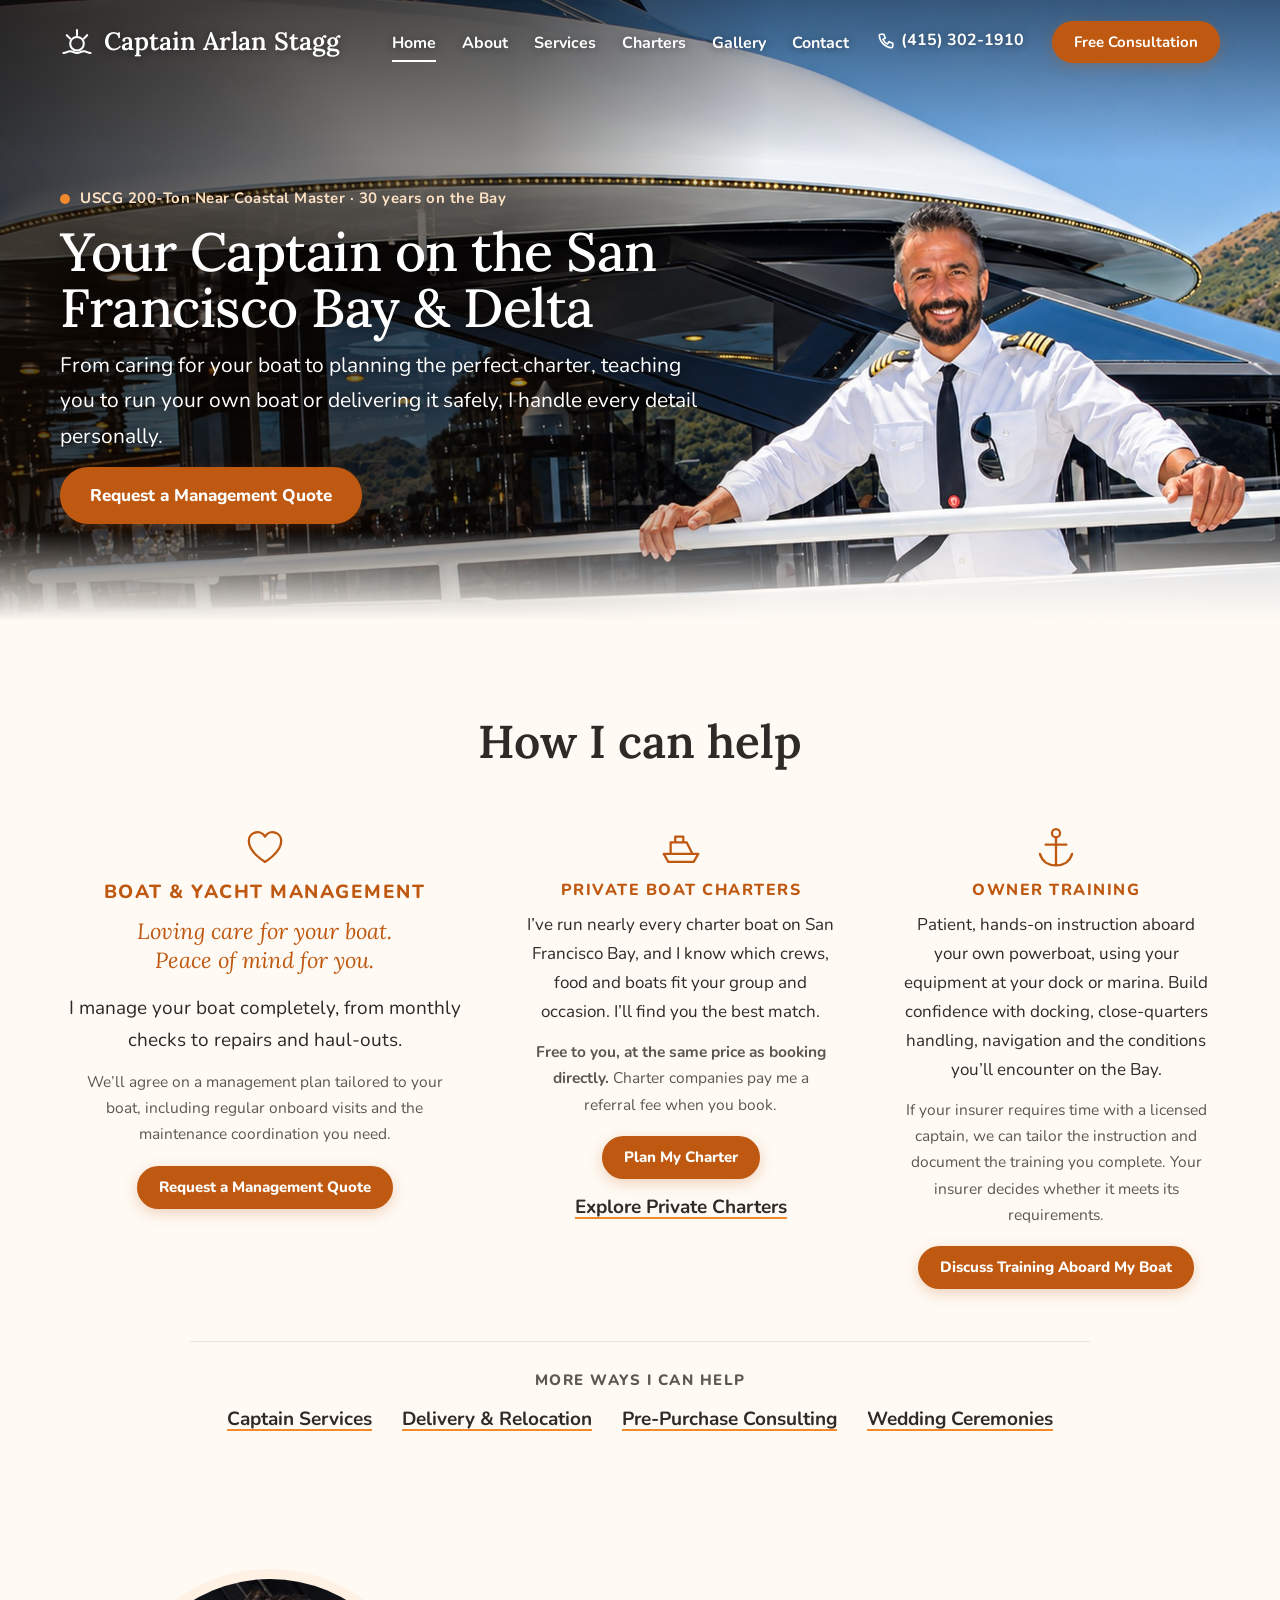
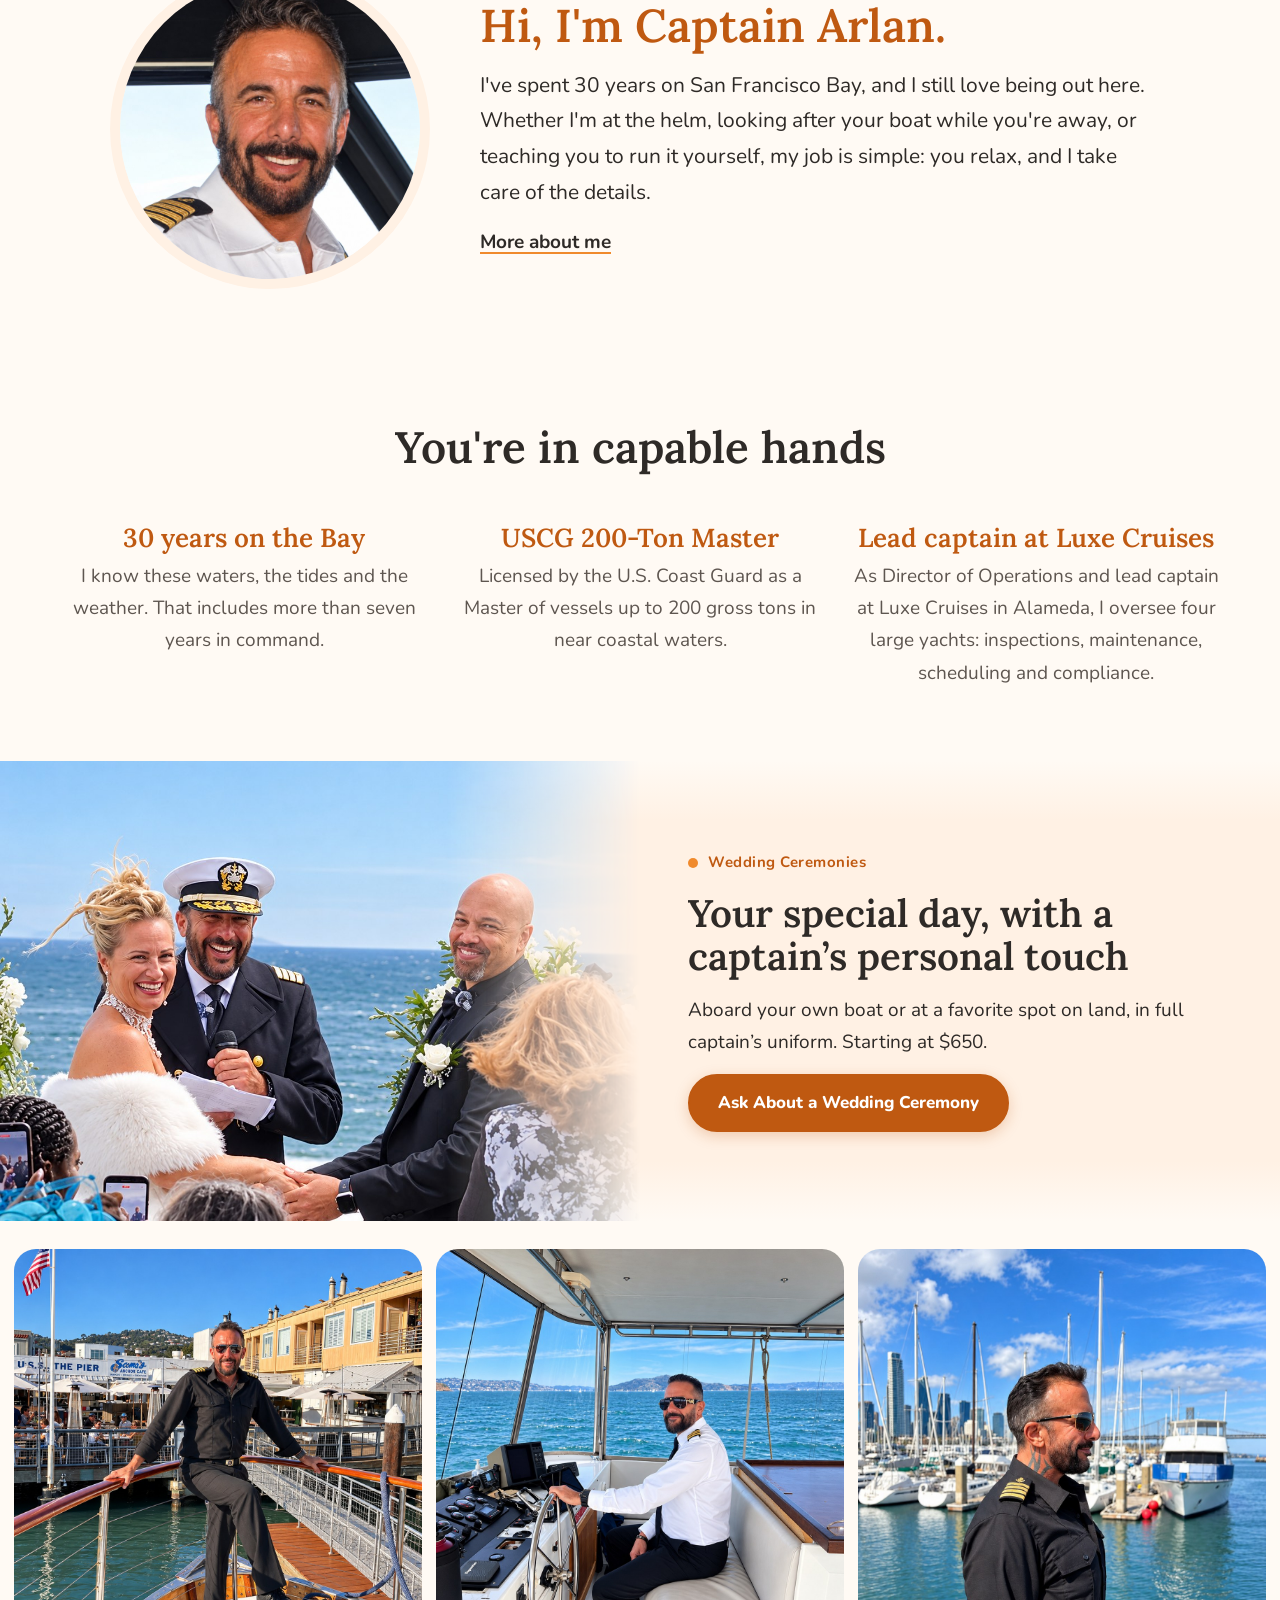
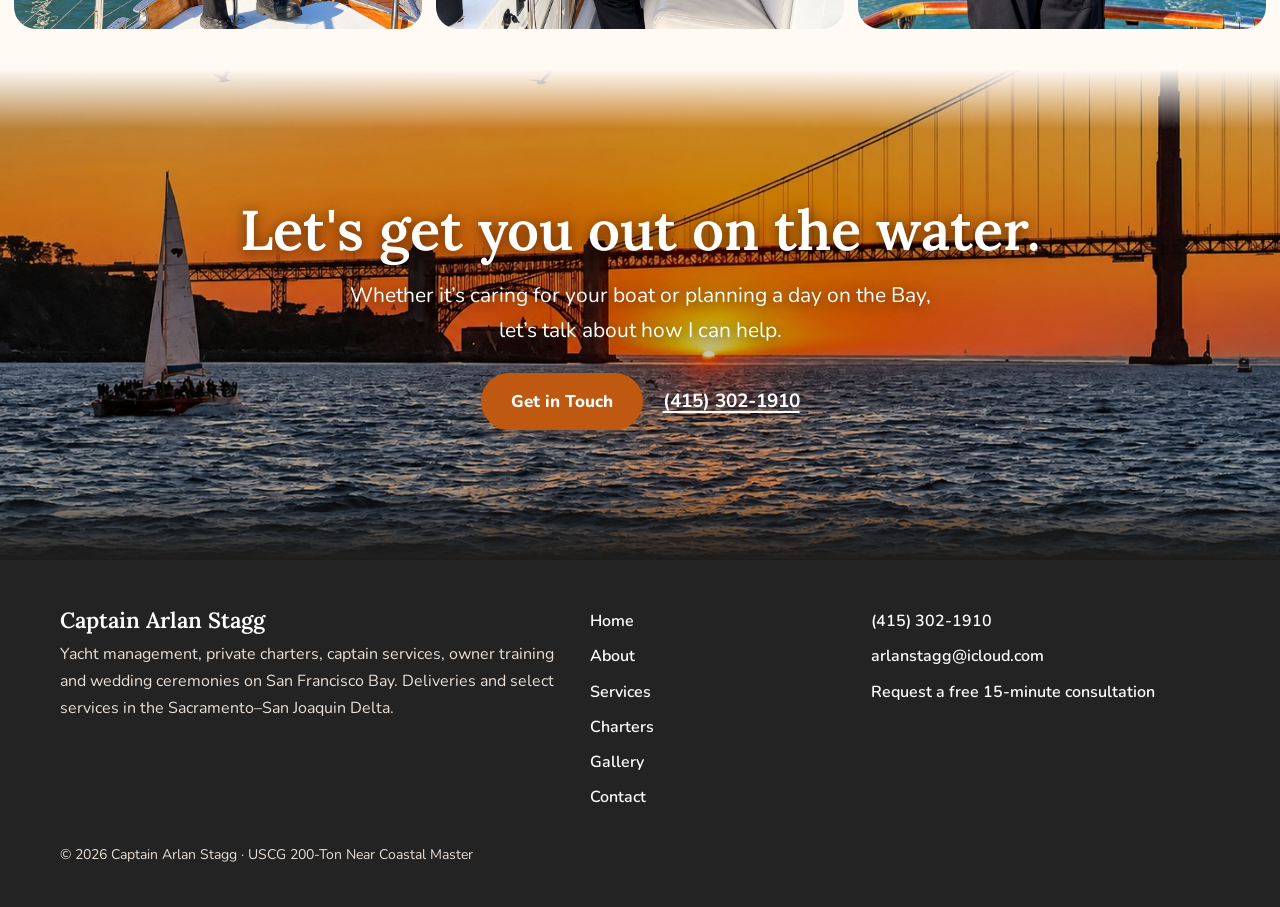
<file: index.html>
<!doctype html>
<html lang="en">
<head>
<meta charset="utf-8">
<meta name="viewport" content="width=device-width,initial-scale=1,viewport-fit=cover">
<title>Boat &amp; Yacht Management San Francisco Bay | Captain Arlan Stagg</title>
<meta name="description" content="Monthly yacht management on San Francisco Bay with Captain Arlan Stagg. Boat care, maintenance coordination, private charter matching and owner training.">
<link rel="stylesheet" href="https://fonts.googleapis.com/css2?family=Lora:ital,wght@0,500;0,600;1,500&amp;family=Nunito:wght@400;600;700;800&amp;display=swap">
<link rel="stylesheet" href="style.css?v=20261017d">
<link rel="icon" href="favicon.svg" type="image/svg+xml">
<meta property="og:title" content="Boat &amp; Yacht Management San Francisco Bay | Captain Arlan Stagg">
<meta property="og:description" content="Monthly yacht management on San Francisco Bay with Captain Arlan Stagg. Boat care, maintenance coordination, private charter matching and owner training.">
<meta property="og:image" content="https://www.captainarlan.com/img/hero-captain.jpg">
<meta property="og:url" content="https://www.captainarlan.com/">
<link rel="canonical" href="https://www.captainarlan.com/">
</head>
<body data-page="home">
<a class="skip" href="#main">Skip to content</a>
<header id="site-head"></header>
<main id="main">

<section class="hero" aria-label="Introduction">
  <div class="slides">
    <div class="slide on">
      <img class="slide-bg hero-photo" src="img/hero-captain.jpg" alt="Captain Arlan Stagg smiling at the rail of a yacht on San Francisco Bay">
      <div class="slide-text wrap">
        <span class="eyebrow">USCG 200-Ton Near Coastal Master · 30 years on the Bay</span>
        <h1>Your Captain on the San Francisco Bay &amp; Delta</h1>
        <p>From caring for your boat to planning the perfect charter, teaching you to run your own boat or delivering it safely, I handle every detail personally.</p>
        <div class="slide-ctas"><a class="btn" href="contact.html?service=management#consult">Request a Management Quote</a></div>
      </div>
    </div>
  </div>
</section>

<section class="sun-band" id="help" aria-labelledby="help-h">
  <div class="wrap">
    <h2 id="help-h">How I can help</h2>
    <div class="svc-grid priority">
      <div class="svc-item lead"><svg viewBox="0 0 40 40" aria-hidden="true"><path d="M20 33S6 24.5 6 15.5A7.5 7.5 0 0 1 20 11a7.5 7.5 0 0 1 14 4.5C34 24.5 20 33 20 33z"/></svg><h3>Boat &amp; Yacht Management</h3><p class="card-tagline">Loving care for your boat.<br>Peace of mind for you.</p><p>I manage your boat completely, from monthly checks to repairs and haul-outs.</p><p class="svc-sub">We’ll agree on a management plan tailored to your boat, including regular onboard visits and the maintenance coordination you need.</p><a class="btn light sm" href="contact.html?service=management#consult">Request a Management Quote</a></div>
      <div class="svc-item"><svg viewBox="0 0 40 40" aria-hidden="true"><path d="M5 26h30l-4 7H9z"/><path d="M11 26V16h14l5 10M15 16v-5h7v5"/></svg><h3>Private Boat Charters</h3><p>I’ve run nearly every charter boat on San Francisco Bay, and I know which crews, food and boats fit your group and occasion. I’ll find you the best match.</p><p class="svc-sub"><strong>Free to you, at the same price as booking directly.</strong> Charter companies pay me a referral fee when you book.</p><a class="btn light sm" href="contact.html?service=charters#consult">Plan My Charter</a><a class="tlink light" href="charters.html">Explore Private Charters</a></div>
      <div class="svc-item"><svg viewBox="0 0 40 40" aria-hidden="true"><circle cx="20" cy="8" r="3.5"/><path d="M20 12v24M11 18h18M6 26c2 7 8 10 14 10s12-3 14-10"/></svg><h3>Owner Training</h3><p>Patient, hands-on instruction aboard your own powerboat, using your equipment at your dock or marina. Build confidence with docking, close-quarters handling, navigation and the conditions you’ll encounter on the Bay.</p><p class="svc-sub">If your insurer requires time with a licensed captain, we can tailor the instruction and document the training you complete. Your insurer decides whether it meets its requirements.</p><a class="btn light sm" href="contact.html?service=training#consult">Discuss Training Aboard My Boat</a></div>
    </div>
    <div class="more-ways">
      <h3>More ways I can help</h3>
      <p><a class="tlink light" href="services.html#captain">Captain Services</a><a class="tlink light" href="services.html#delivery">Delivery &amp; Relocation</a><a class="tlink light" href="services.html#consulting">Pre-Purchase Consulting</a><a class="tlink light" href="services.html#weddings">Wedding Ceremonies</a></p>
    </div>
  </div>
</section>

<section class="section" aria-labelledby="hi">
  <div class="wrap intro">
    <img class="round" src="img/intro-headshot.jpg" alt="Captain Arlan Stagg in uniform at the helm" width="800" height="800" loading="lazy" style="object-position:center 35%">
    <div class="intro-text">
      <h2 id="hi">Hi, I'm Captain Arlan.</h2>
      <p>I've spent 30 years on San Francisco Bay, and I still love being out here. Whether I'm at the helm, looking after your boat while you're away, or teaching you to run it yourself, my job is simple: you relax, and I take care of the details.</p>
      <a class="tlink" href="about.html">More about me</a>
    </div>
  </div>
</section>

<section class="section" aria-labelledby="trust">
  <div class="wrap">
    <h2 id="trust" class="center">You're in capable hands</h2>
    <div class="trust">
      <div><h3>30 years on the Bay</h3><p>I know these waters, the tides and the weather. That includes more than seven years in command.</p></div>
      <div><h3>USCG 200-Ton Master</h3><p>Licensed by the U.S. Coast Guard as a Master of vessels up to 200 gross tons in near coastal waters.</p></div>
      <div><h3>Lead captain at Luxe Cruises</h3><p>As Director of Operations and lead captain at Luxe Cruises in Alameda, I oversee four large yachts: inspections, maintenance, scheduling and compliance.</p></div>
    </div>
  </div>
</section>

<!-- TESTIMONIALS: add genuine client quotes (with permission), then remove "hidden". Never publish this section empty or with invented reviews. -->
<section class="section" aria-labelledby="clients" hidden>
  <div class="wrap"><h2 id="clients" class="center">What clients say</h2></div>
</section>

<section class="wedding-strip compact" aria-labelledby="wed">
  <img src="img/wedding-ceremony.jpg" alt="Captain Arlan sharing a laugh with a couple during their wedding ceremony on the water" loading="lazy">
  <div class="wedding-text">
    <span class="eyebrow">Wedding Ceremonies</span>
    <h2 id="wed">Your special day, with a captain’s personal touch</h2>
    <p>Aboard your own boat or at a favorite spot on land, in full captain’s uniform. Starting at $650.</p>
    <a class="btn" href="contact.html?service=weddings#consult">Ask About a Wedding Ceremony</a>
  </div>
</section>

<section class="photo-row" aria-label="Life on the water">
  <a href="gallery.html"><img src="img/bow-sausalito.jpg" alt="Captain Arlan on the bow at the Sausalito waterfront" loading="lazy"></a>
  <a href="gallery.html"><img src="img/helm-white-shirt.jpg" alt="Captain Arlan at the helm on San Francisco Bay" loading="lazy"></a>
  <a href="gallery.html"><img src="img/marina-captain.jpg" alt="Captain Arlan at a San Francisco marina" loading="lazy"></a>
</section>

<section class="closing-band" aria-labelledby="talk">
  <div class="wrap">
    <h2 id="talk">Let's get you out on the water.</h2>
    <p>Whether it’s caring for your boat or planning a day on the Bay, let’s talk about how I can help.</p>
    <div class="row"><a class="btn" href="contact.html#consult">Get in Touch</a><a class="tlink light" data-phone href="#"><span data-phone-text></span></a></div>
  </div>
</section>

</main>
<footer id="site-foot"></footer>
<script src="app.js?v=20261016c"></script>
</body>
</html>
</file>
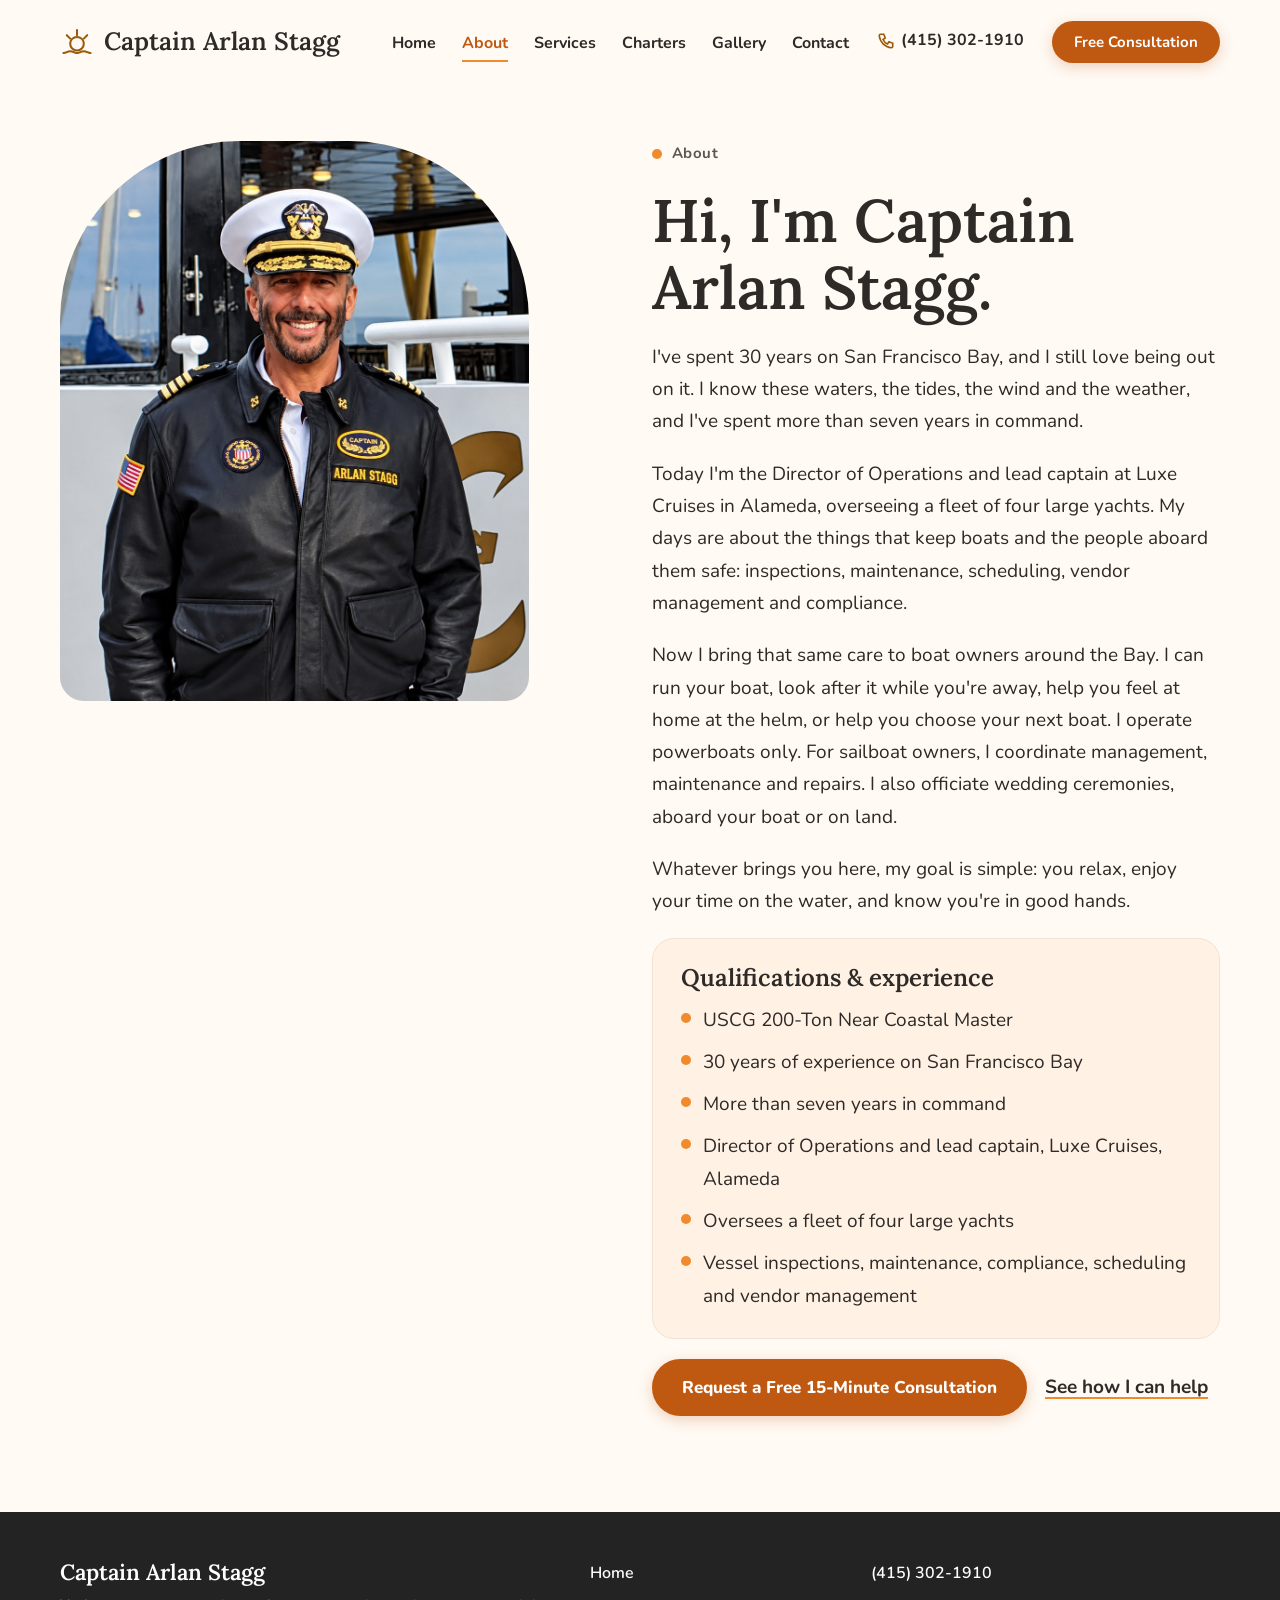
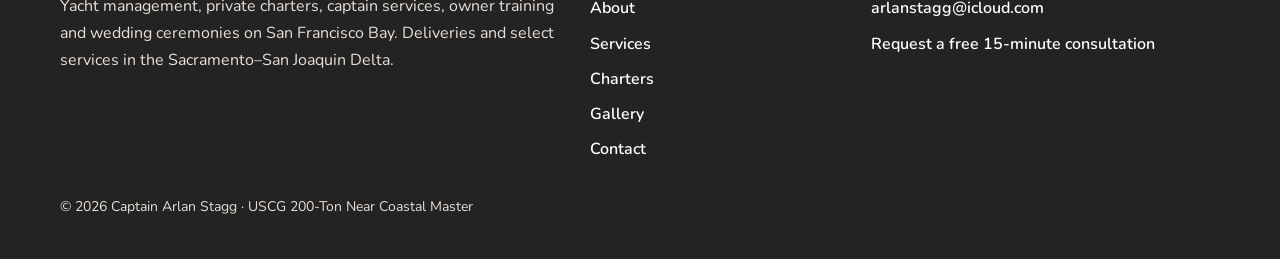
<file: about.html>
<!doctype html>
<html lang="en">
<head>
<meta charset="utf-8">
<meta name="viewport" content="width=device-width,initial-scale=1,viewport-fit=cover">
<title>About Captain Arlan Stagg | San Francisco Bay Captain</title>
<meta name="description" content="Meet Captain Arlan Stagg: USCG 200-Ton Near Coastal Master with 30 years on San Francisco Bay, more than seven years in command, and Director of Operations and lead captain at Luxe Cruises in Alameda.">
<link rel="stylesheet" href="https://fonts.googleapis.com/css2?family=Lora:ital,wght@0,500;0,600;1,500&amp;family=Nunito:wght@400;600;700;800&amp;display=swap">
<link rel="stylesheet" href="style.css?v=20261017d">
<link rel="icon" href="favicon.svg" type="image/svg+xml">
</head>
<body data-page="about">
<a class="skip" href="#main">Skip to content</a>
<header id="site-head"></header>
<main id="main">

<section class="section" style="padding-top:56px">
  <div class="wrap about-grid">
    <div class="ph has-img"><img src="img/leather-jacket.jpg" alt="Captain Arlan Stagg in his captain's jacket and cap" width="1008" height="1560" style="object-position:center 15%"></div>
    <div class="about-text">
      <span class="eyebrow">About</span>
      <h1>Hi, I'm Captain Arlan Stagg.</h1>
      <p>I've spent 30 years on San Francisco Bay, and I still love being out on it. I know these waters, the tides, the wind and the weather, and I've spent more than seven years in command.</p>
      <p>Today I'm the Director of Operations and lead captain at Luxe Cruises in Alameda, overseeing a fleet of four large yachts. My days are about the things that keep boats and the people aboard them safe: inspections, maintenance, scheduling, vendor management and compliance.</p>
      <p>Now I bring that same care to boat owners around the Bay. I can run your boat, look after it while you're away, help you feel at home at the helm, or help you choose your next boat. I operate powerboats only. For sailboat owners, I coordinate management, maintenance and repairs. I also officiate wedding ceremonies, aboard your boat or on land.</p>
      <p>Whatever brings you here, my goal is simple: you relax, enjoy your time on the water, and know you're in good hands.</p>
      <div class="creds">
        <h2>Qualifications &amp; experience</h2>
        <ul>
          <li>USCG 200-Ton Near Coastal Master</li>
          <li>30 years of experience on San Francisco Bay</li>
          <li>More than seven years in command</li>
          <li>Director of Operations and lead captain, Luxe Cruises, Alameda</li><li>Oversees a fleet of four large yachts</li>
          <li>Vessel inspections, maintenance, compliance, scheduling and vendor management</li>
        </ul>
      </div>
      <div class="slide-ctas"><a class="btn" href="contact.html#consult">Request a Free 15-Minute Consultation</a><a class="tlink" href="services.html">See how I can help</a></div>
    </div>
  </div>
</section>

</main>
<footer id="site-foot"></footer>
<script src="app.js?v=20261016c"></script>
</body>
</html>
</file>
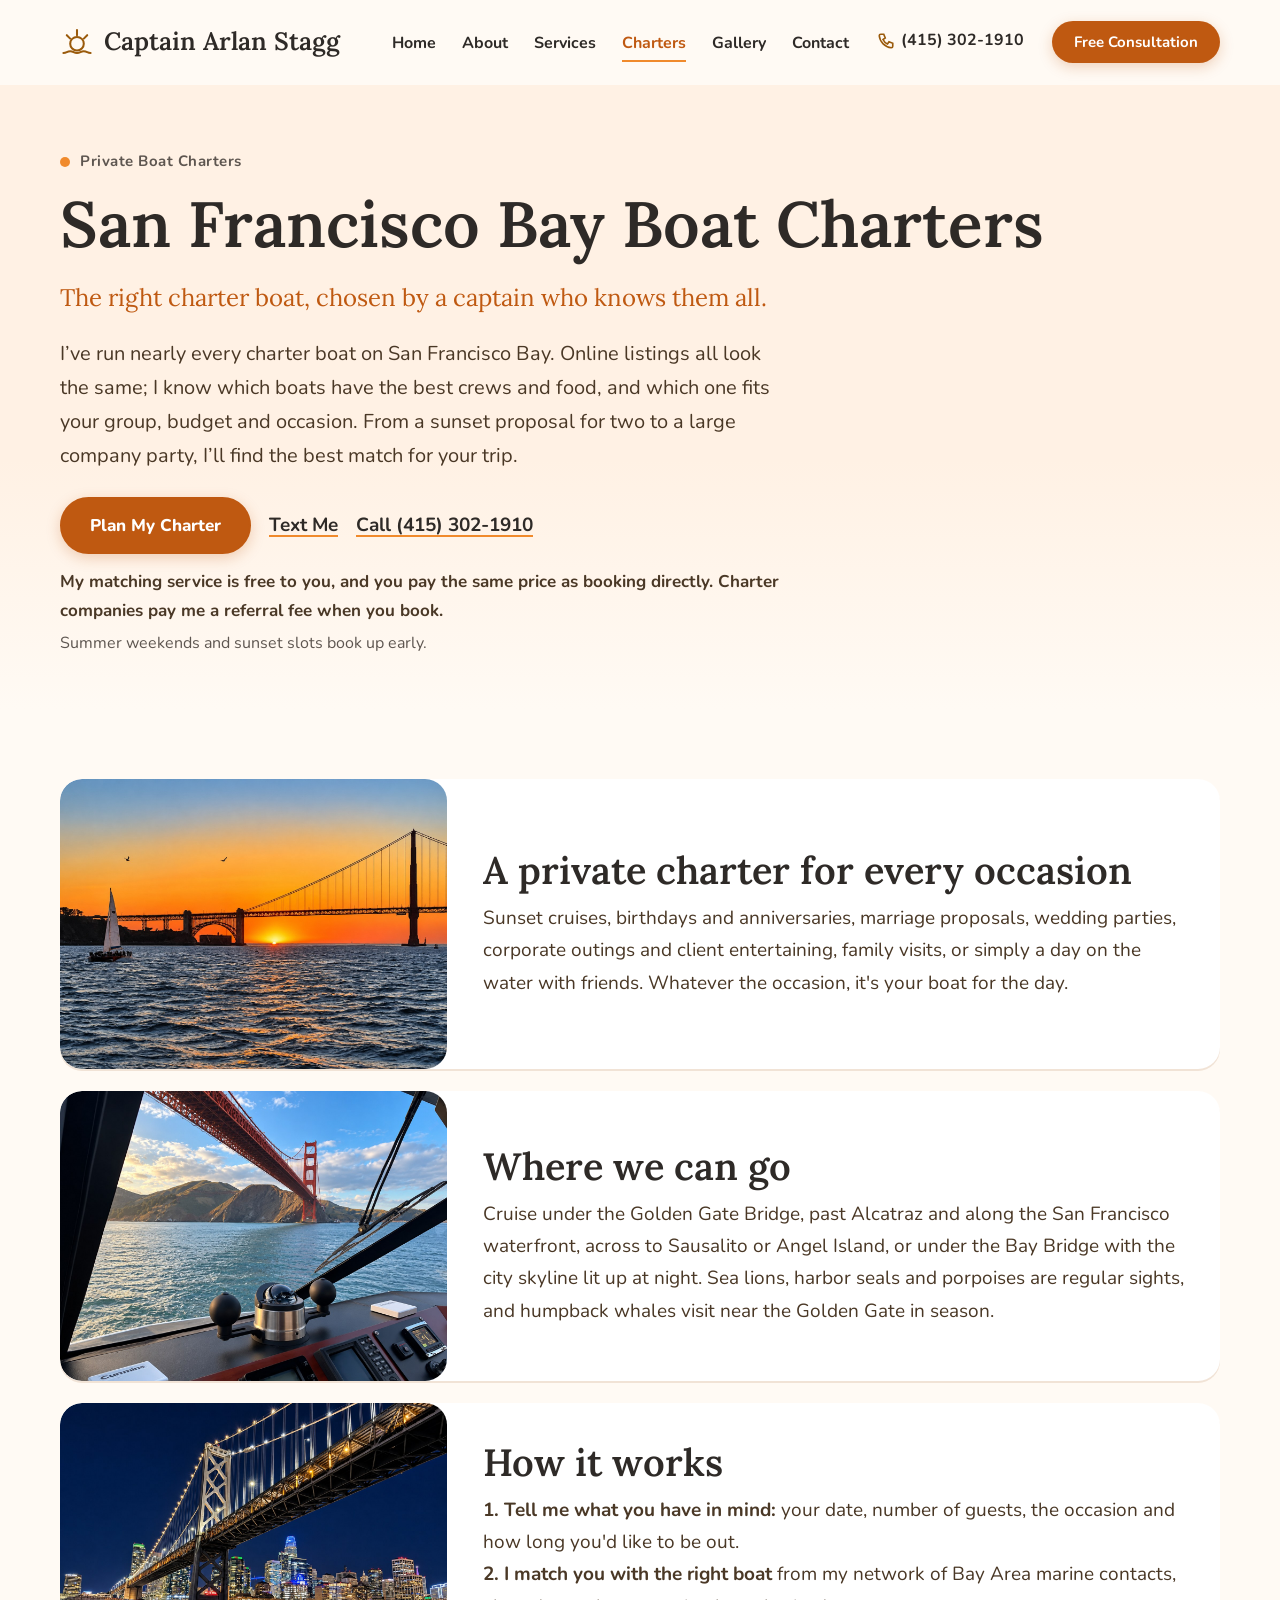
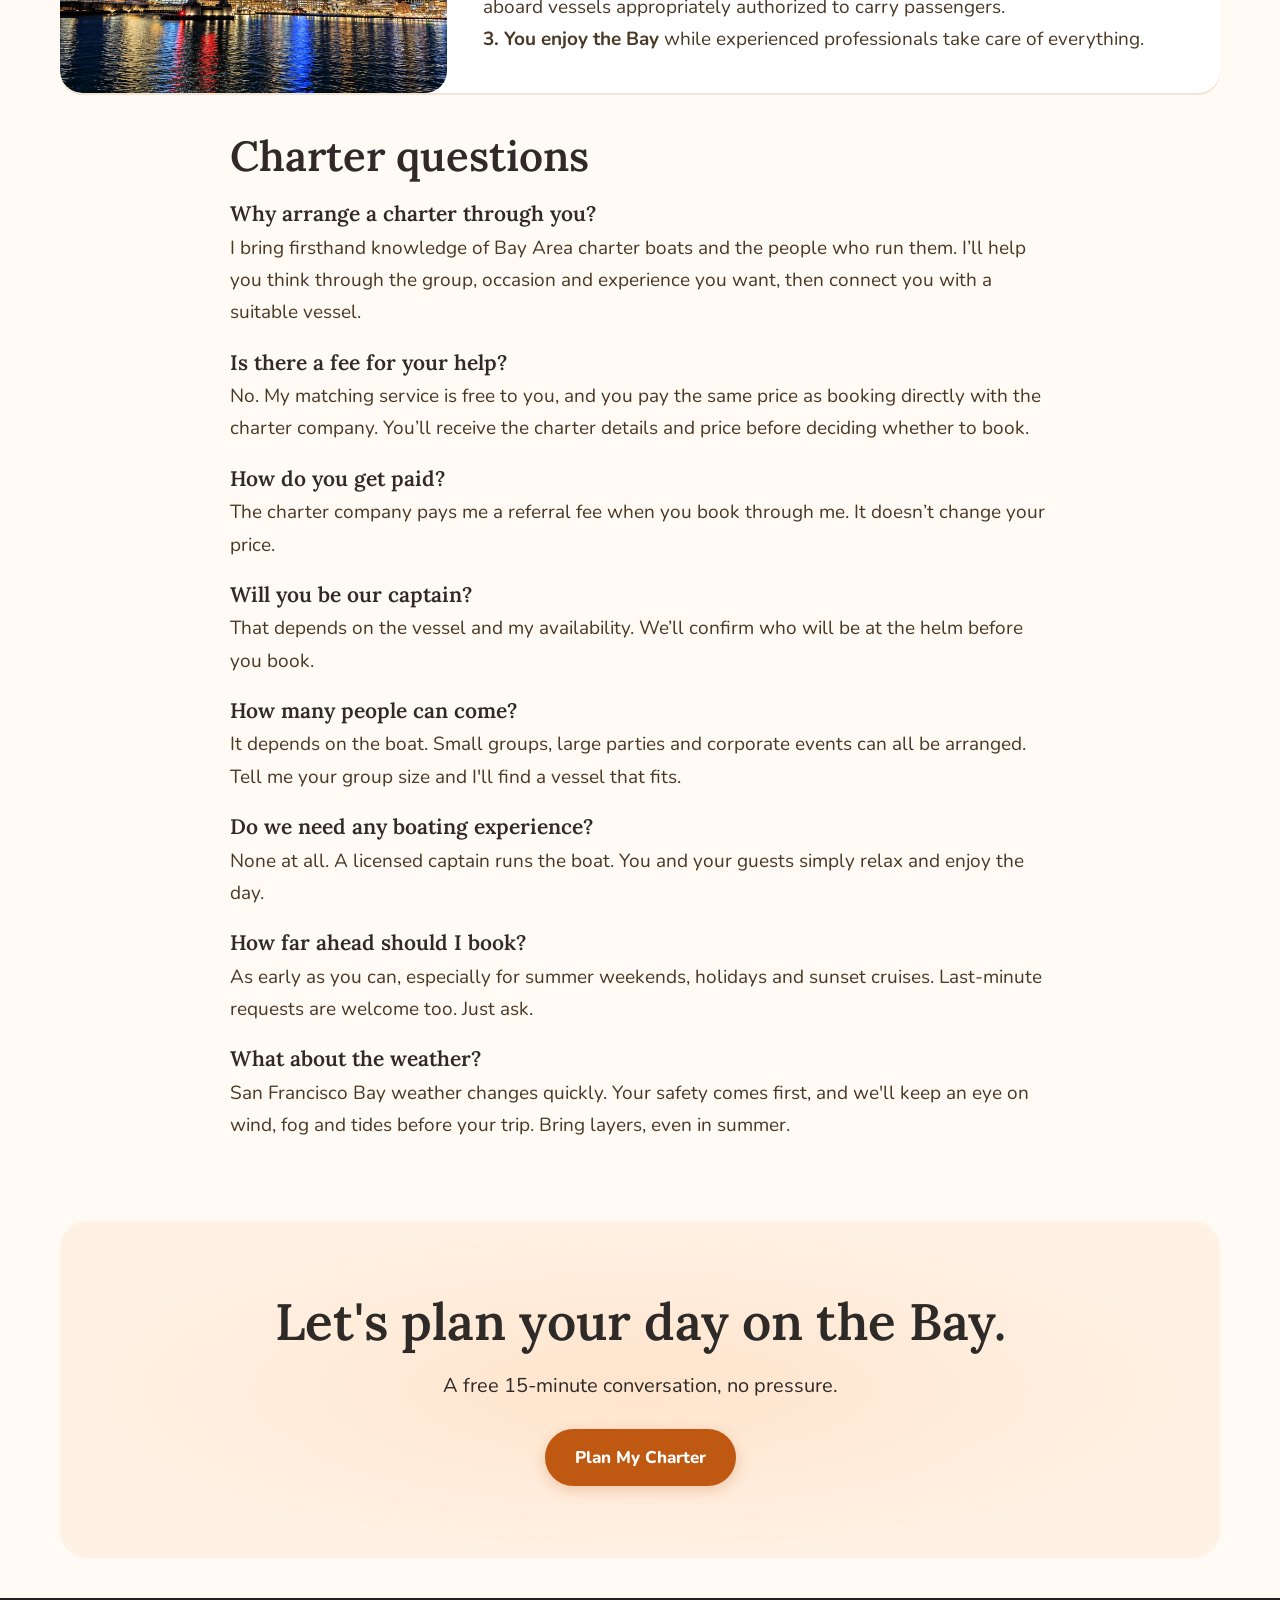
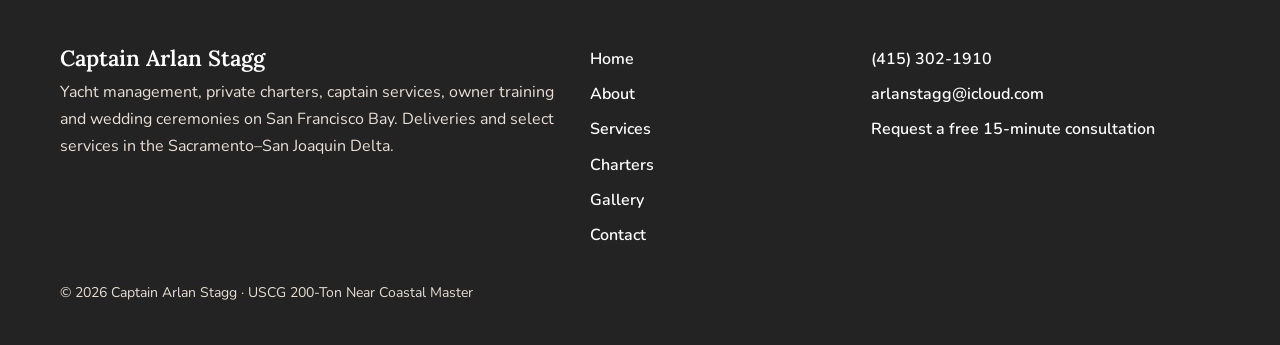
<file: charters.html>
<!doctype html>
<html lang="en">
<head>
<meta charset="utf-8">
<meta name="viewport" content="width=device-width,initial-scale=1,viewport-fit=cover">
<title>San Francisco Bay Boat Charters | Private Yacht Charters with Captain Arlan</title>
<meta name="description" content="Private boat and yacht charters on San Francisco Bay, arranged by USCG-licensed Captain Arlan Stagg. Sunset cruises, birthdays, corporate outings, proposals and sightseeing under the Golden Gate Bridge. Free 15-minute consultation.">
<link rel="canonical" href="https://www.captainarlan.com/charters.html">
<meta property="og:title" content="San Francisco Bay Boat Charters with Captain Arlan">
<meta property="og:description" content="Private boat and yacht charters on San Francisco Bay, arranged by a USCG-licensed captain with 30 years on the Bay.">
<meta property="og:image" content="https://www.captainarlan.com/img/sunset-golden-gate.jpg">
<link rel="stylesheet" href="https://fonts.googleapis.com/css2?family=Lora:ital,wght@0,500;0,600;1,500&amp;family=Nunito:wght@400;600;700;800&amp;display=swap">
<link rel="stylesheet" href="style.css?v=20261017d">
<link rel="icon" href="favicon.svg" type="image/svg+xml">
</head>
<body data-page="charters">
<a class="skip" href="#main">Skip to content</a>
<header id="site-head"></header>
<main id="main">

<section class="page-head">
  <div class="wrap">
    <span class="eyebrow">Private Boat Charters</span>
    <h1>San Francisco Bay Boat Charters</h1>
    <p class="lead-line">The right charter boat, chosen by a captain who knows them all.</p>
    <p>I’ve run nearly every charter boat on San Francisco Bay. Online listings all look the same; I know which boats have the best crews and food, and which one fits your group, budget and occasion. From a sunset proposal for two to a large company party, I’ll find the best match for your trip.</p>
    <div class="slide-ctas" style="margin-top:24px"><a class="btn" href="contact.html?service=charters#consult">Plan My Charter</a><a class="tlink" href="sms:+14153021910">Text Me</a><a class="tlink" data-phone href="#">Call <span data-phone-text></span></a></div>
    <p class="fee-note">My matching service is free to you, and you pay the same price as booking directly. Charter companies pay me a referral fee when you book.</p>
    <p class="book-note">Summer weekends and sunset slots book up early.</p>
  </div>
</section>

<section class="section" aria-labelledby="occ" style="padding-top:24px">
  <div class="wrap">
    <div class="feature">
      <div class="ph has-img"><img src="img/sunset-golden-gate.jpg" alt="Sunset over the Golden Gate Bridge from a boat on San Francisco Bay" loading="lazy"></div>
      <div class="feature-text">
        <h2 id="occ" style="font-size:clamp(28px,3vw,38px)">A private charter for every occasion</h2>
        <p>Sunset cruises, birthdays and anniversaries, marriage proposals, wedding parties, corporate outings and client entertaining, family visits, or simply a day on the water with friends. Whatever the occasion, it's your boat for the day.</p>
      </div>
    </div>
    <div class="feature">
      <div class="ph has-img"><img src="img/golden-gate-helm.jpg" alt="Cruising toward the Golden Gate Bridge on a private charter" loading="lazy"></div>
      <div class="feature-text">
        <h2 style="font-size:clamp(28px,3vw,38px)">Where we can go</h2>
        <p>Cruise under the Golden Gate Bridge, past Alcatraz and along the San Francisco waterfront, across to Sausalito or Angel Island, or under the Bay Bridge with the city skyline lit up at night. Sea lions, harbor seals and porpoises are regular sights, and humpback whales visit near the Golden Gate in season.</p>
      </div>
    </div>
    <div class="feature">
      <div class="ph has-img"><img src="img/bay-bridge-night.jpg" alt="The Bay Bridge and San Francisco skyline at night from the water" loading="lazy"></div>
      <div class="feature-text">
        <h2 style="font-size:clamp(28px,3vw,38px)">How it works</h2>
        <p><strong>1. Tell me what you have in mind:</strong> your date, number of guests, the occasion and how long you'd like to be out.<br><strong>2. I match you with the right boat</strong> from my network of Bay Area marine contacts, aboard vessels appropriately authorized to carry passengers.<br><strong>3. You enjoy the Bay</strong> while experienced professionals take care of everything.</p>
      </div>
    </div>
  </div>
</section>

<section class="section" aria-labelledby="faq" style="padding-top:0">
  <div class="wrap" style="max-width:860px">
    <h2 id="faq" style="font-size:clamp(30px,3.4vw,42px);margin-bottom:18px">Charter questions</h2>
    <h3 class="faq-q">Why arrange a charter through you?</h3>
    <p class="faq-a">I bring firsthand knowledge of Bay Area charter boats and the people who run them. I’ll help you think through the group, occasion and experience you want, then connect you with a suitable vessel.</p>
    <h3 class="faq-q">Is there a fee for your help?</h3>
    <p class="faq-a">No. My matching service is free to you, and you pay the same price as booking directly with the charter company. You’ll receive the charter details and price before deciding whether to book.</p>
    <h3 class="faq-q">How do you get paid?</h3>
    <p class="faq-a">The charter company pays me a referral fee when you book through me. It doesn’t change your price.</p>
    <h3 class="faq-q">Will you be our captain?</h3>
    <p class="faq-a">That depends on the vessel and my availability. We’ll confirm who will be at the helm before you book.</p>
    <h3 class="faq-q">How many people can come?</h3>
    <p class="faq-a">It depends on the boat. Small groups, large parties and corporate events can all be arranged. Tell me your group size and I'll find a vessel that fits.</p>
    <h3 class="faq-q">Do we need any boating experience?</h3>
    <p class="faq-a">None at all. A licensed captain runs the boat. You and your guests simply relax and enjoy the day.</p>
    <h3 class="faq-q">How far ahead should I book?</h3>
    <p class="faq-a">As early as you can, especially for summer weekends, holidays and sunset cruises. Last-minute requests are welcome too. Just ask.</p>
    <h3 class="faq-q">What about the weather?</h3>
    <p class="faq-a">San Francisco Bay weather changes quickly. Your safety comes first, and we'll keep an eye on wind, fog and tides before your trip. Bring layers, even in summer.</p>
  </div>
</section>

<section class="section" aria-labelledby="talk">
  <div class="wrap">
    <div class="closing">
      <h2 id="talk">Let's plan your day on the Bay.</h2>
      <p>A free 15-minute conversation, no pressure.</p>
      <div class="row"><a class="btn" href="contact.html?service=charters#consult">Plan My Charter</a></div>
    </div>
  </div>
</section>
<script type="application/ld+json">{"@context":"https://schema.org","@type":"LocalBusiness","name":"Captain Arlan Stagg — Captain & Yacht Services","url":"https://www.captainarlan.com/","telephone":"+1-415-302-1910","email":"arlanstagg@icloud.com","image":"https://www.captainarlan.com/img/sunset-golden-gate.jpg","areaServed":["San Francisco Bay Area","Sacramento–San Joaquin Delta"],"description":"Private boat and yacht charters on San Francisco Bay, yacht management, captain services and owner training by a USCG-licensed 200-Ton Master."}</script>
</main>
<footer id="site-foot"></footer>
<script src="app.js?v=20261016c"></script>
</body>
</html>
</file>
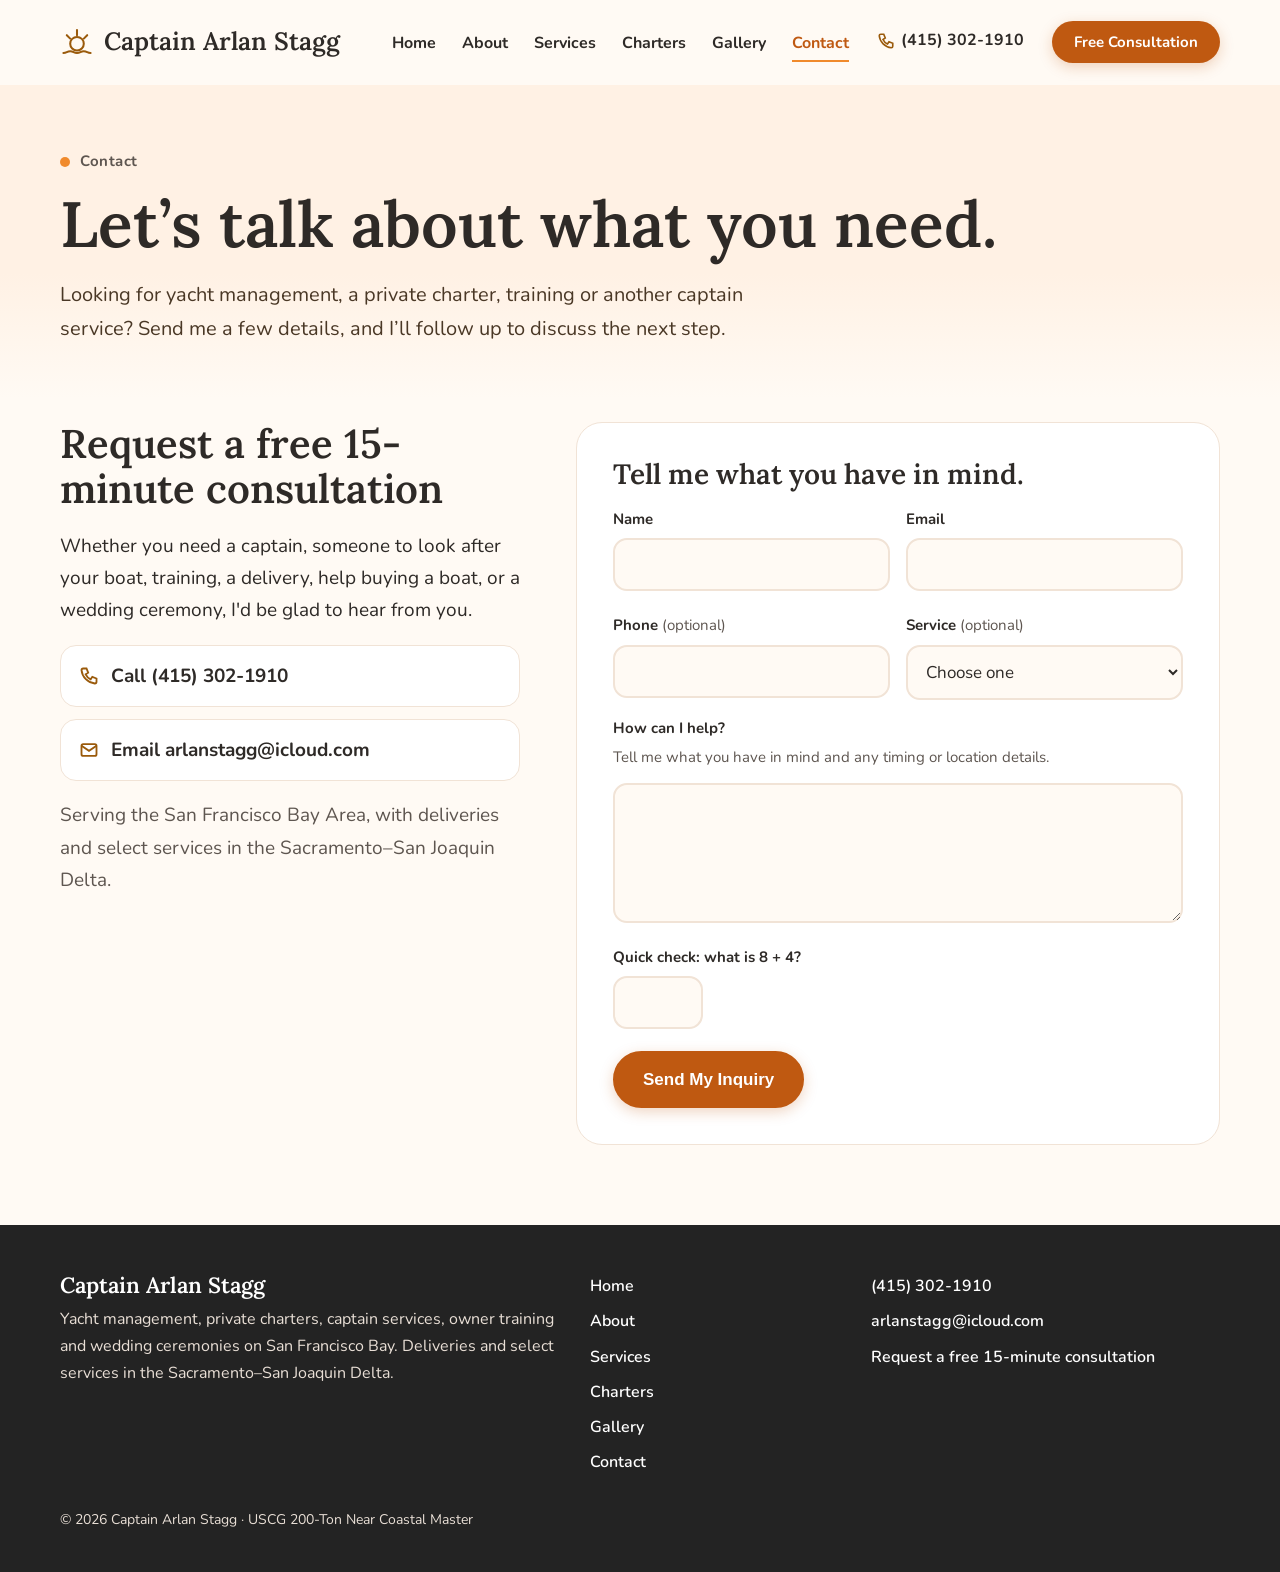
<file: contact.html>
<!doctype html>
<html lang="en">
<head>
<meta charset="utf-8">
<meta name="viewport" content="width=device-width,initial-scale=1,viewport-fit=cover">
<title>Contact | Free 15-Minute Consultation with Captain Arlan Stagg</title>
<meta name="description" content="Request a free 15-minute consultation with Captain Arlan Stagg about captain services, yacht management, owner training, charters, deliveries, boat buying or wedding ceremonies on San Francisco Bay.">
<link rel="stylesheet" href="https://fonts.googleapis.com/css2?family=Lora:ital,wght@0,500;0,600;1,500&amp;family=Nunito:wght@400;600;700;800&amp;display=swap">
<link rel="stylesheet" href="style.css?v=20261017d">
<link rel="icon" href="favicon.svg" type="image/svg+xml">
</head>
<body data-page="contact">
<a class="skip" href="#main">Skip to content</a>
<header id="site-head"></header>
<main id="main">

<section class="page-head">
  <div class="wrap">
    <span class="eyebrow">Contact</span>
    <h1>Let’s talk about what you need.</h1>
    <p>Looking for yacht management, a private charter, training or another captain service? Send me a few details, and I’ll follow up to discuss the next step.</p>
  </div>
</section>

<section id="consult" aria-label="Request a consultation" style="scroll-margin-top:100px">
  <span id="wedding"></span>
  <div class="wrap contact-grid">
    <div class="contact-side">
      <h2>Request a free 15-minute consultation</h2>
      <p>Whether you need a captain, someone to look after your boat, training, a delivery, help buying a boat, or a wedding ceremony, I'd be glad to hear from you.</p>
      <div class="methods" data-needs-contact>
        <a data-phone href="#"><svg width="20" height="20" viewBox="0 0 24 24" fill="none" stroke="#9A5A0B" stroke-width="2.2" aria-hidden="true"><path d="M5 3h4l2 5-3 2a12 12 0 0 0 6 6l2-3 5 2v4a2 2 0 0 1-2 2A18 18 0 0 1 3 5a2 2 0 0 1 2-2z"/></svg><span>Call <span data-phone-text></span></span></a>
        <a data-email href="#"><svg width="20" height="20" viewBox="0 0 24 24" fill="none" stroke="#9A5A0B" stroke-width="2.2" aria-hidden="true"><rect x="3" y="5" width="18" height="14" rx="2"/><path d="M3 7l9 6 9-6"/></svg><span>Email <span data-email-text></span></span></a>
      </div>
      <p style="color:var(--muted)">Serving the San Francisco Bay Area, with deliveries and select services in the Sacramento–San Joaquin Delta.</p>
    </div>

    <form class="form" id="consult-form" action="https://formsubmit.co/arlanstagg@icloud.com" method="POST">
      <input type="hidden" name="_subject" value="Website inquiry (captainarlan.com)">
      <input type="hidden" name="_template" value="table">
      <h2>Tell me what you have in mind.</h2>
      <div class="row2">
        <div class="field"><label for="f-name">Name</label><input id="f-name" name="name" autocomplete="name" required><span class="err" id="f-name-err"></span></div>
        <div class="field"><label for="f-email">Email</label><input id="f-email" name="email" type="email" autocomplete="email" required><span class="err" id="f-email-err"></span></div>
      </div>
      <div class="row2">
        <div class="field"><label for="f-phone">Phone <span class="opt">(optional)</span></label><input id="f-phone" name="phone" type="tel" autocomplete="tel"></div>
        <div class="field"><label for="f-service">Service <span class="opt">(optional)</span></label>
          <select id="f-service" name="service">
            <option value="">Choose one</option>
            <option>Professional Captain Services</option>
            <option>Yacht Management</option>
            <option>Private Boat Handling &amp; Owner Training</option>
            <option>Private Boat Charters</option>
            <option>Yacht Delivery &amp; Relocation</option>
            <option>Pre-Purchase &amp; New Boat Consulting</option>
            <option>Wedding Officiant / Wedding Ceremony</option>
            <option>Not sure yet</option>
          </select></div>
      </div>
      <div class="field"><label for="f-message">How can I help?</label><span class="hint" id="f-message-hint">Tell me what you have in mind and any timing or location details.</span><textarea id="f-message" name="message" required aria-describedby="f-message-hint"></textarea><span class="err" id="f-message-err"></span></div>
      <div class="hp" aria-hidden="true"><label for="f-company">Company</label><input id="f-company" name="_honey" tabindex="-1" autocomplete="off"></div>
      <div class="field" id="f-check-wrap" hidden><label for="f-check">Quick check: what is <span data-sum></span>?</label><div class="check-row"><input id="f-check" name="check" inputmode="numeric" autocomplete="off"></div><span class="err" id="f-check-err"></span></div>
      <button class="btn" type="submit">Send My Inquiry</button>
      <p class="status info" role="status" aria-live="polite" hidden></p>
    </form>
  </div>
</section>

</main>
<footer id="site-foot"></footer>
<script src="app.js?v=20261016c"></script>
</body>
</html>
</file>
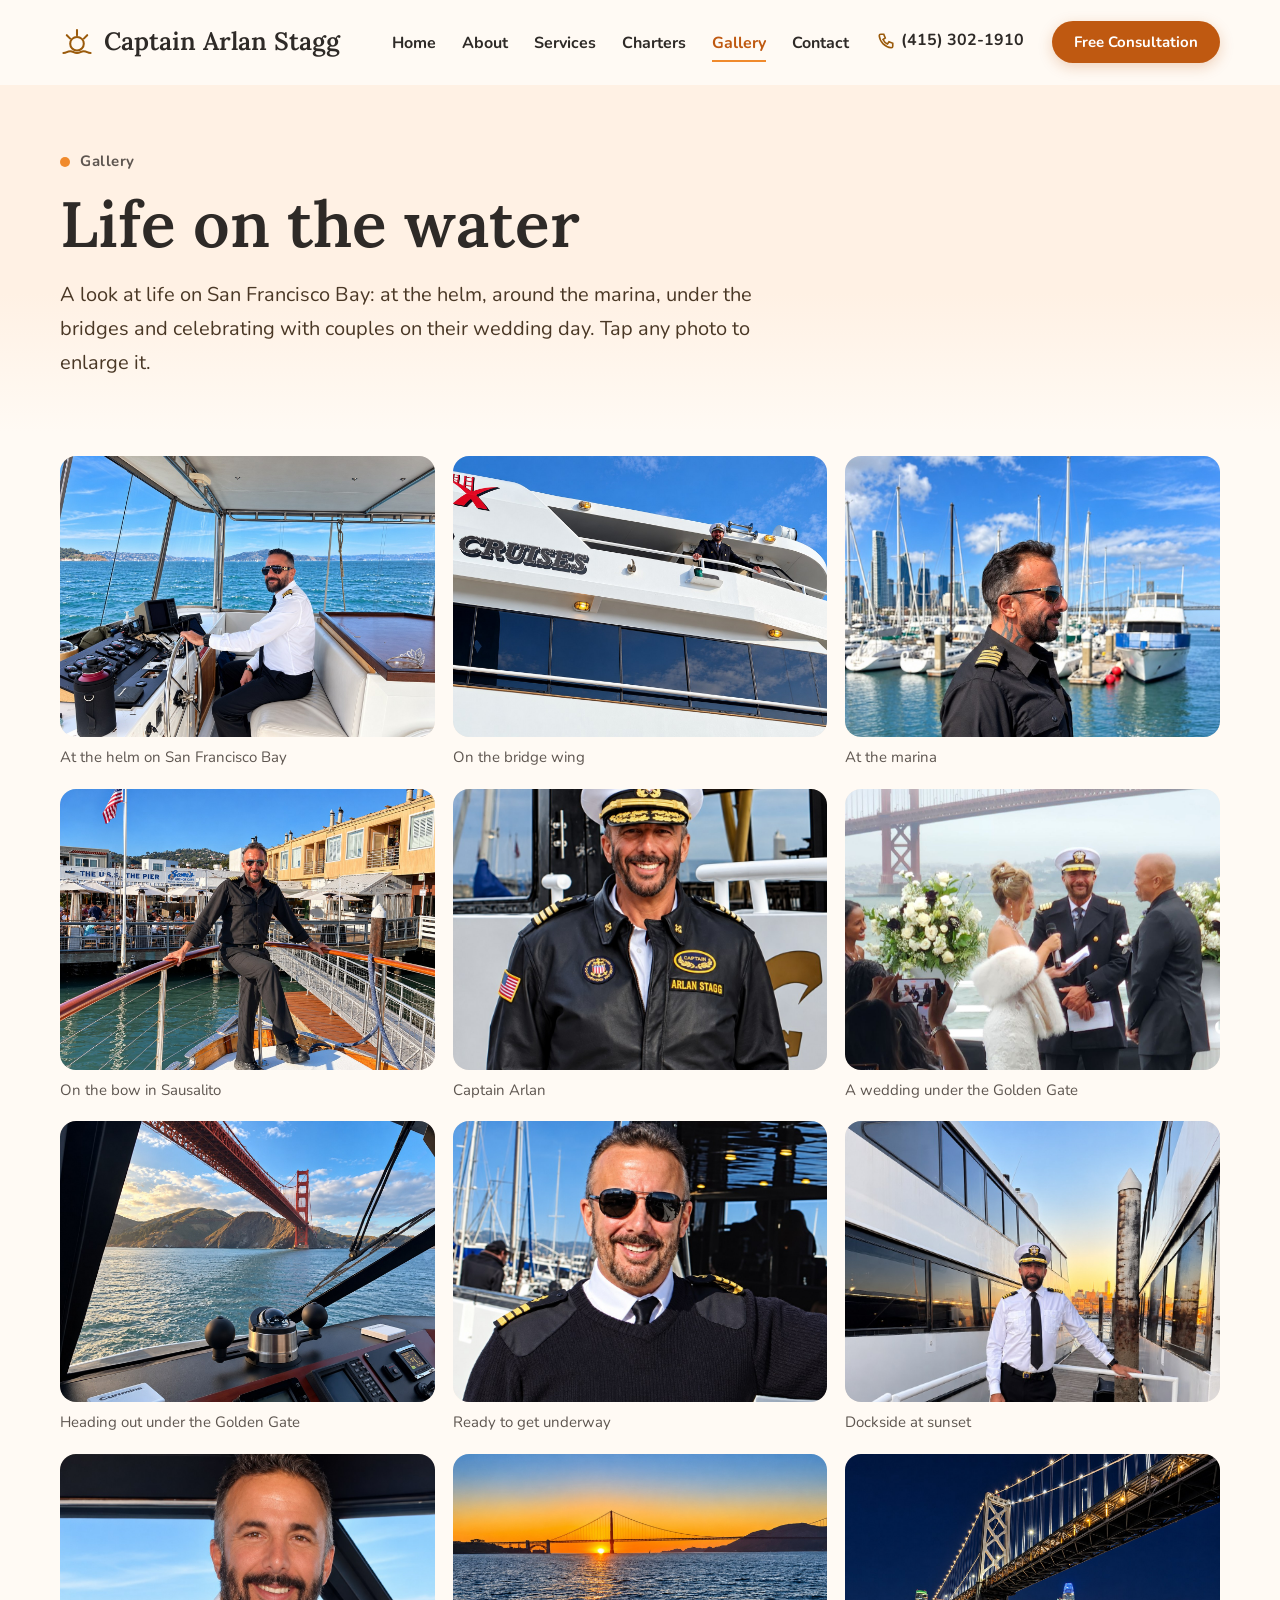
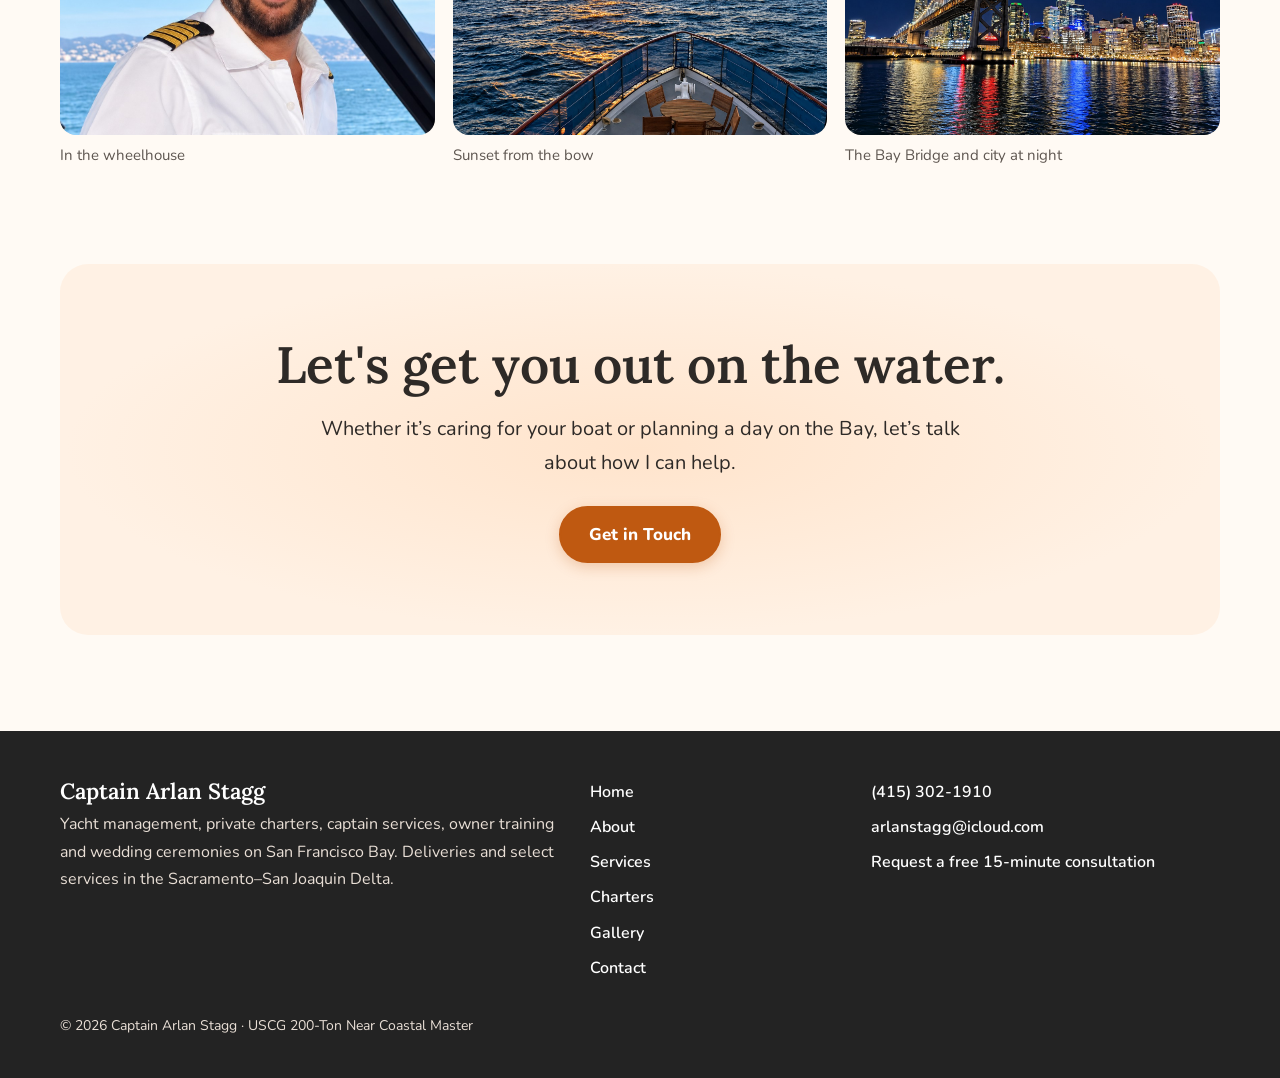
<file: gallery.html>
<!doctype html>
<html lang="en">
<head>
<meta charset="utf-8">
<meta name="viewport" content="width=device-width,initial-scale=1,viewport-fit=cover">
<title>Gallery | Captain Arlan Stagg, San Francisco Bay</title>
<meta name="description" content="Photos of Captain Arlan Stagg at work on San Francisco Bay: at the helm, training boat owners, caring for boats and officiating wedding ceremonies.">
<link rel="stylesheet" href="https://fonts.googleapis.com/css2?family=Lora:ital,wght@0,500;0,600;1,500&amp;family=Nunito:wght@400;600;700;800&amp;display=swap">
<link rel="stylesheet" href="style.css?v=20261017d">
<link rel="icon" href="favicon.svg" type="image/svg+xml">
</head>
<body data-page="gallery">
<a class="skip" href="#main">Skip to content</a>
<header id="site-head"></header>
<main id="main">

<section class="page-head">
  <div class="wrap">
    <span class="eyebrow">Gallery</span>
    <h1>Life on the water</h1>
    <p>A look at life on San Francisco Bay: at the helm, around the marina, under the bridges and celebrating with couples on their wedding day. Tap any photo to enlarge it.</p>
  </div>
</section>

<section aria-label="Photos">
  <div class="wrap gallery">
    <figure><button type="button" data-tile data-title="At the helm on San Francisco Bay" aria-label="Open photo: At the helm on San Francisco Bay"><div class="ph has-img"><img src="img/helm-white-shirt.jpg" alt="At the helm on San Francisco Bay" width="1448" height="1086" loading="lazy" style="object-position:center 30%"></div></button><figcaption>At the helm on San Francisco Bay</figcaption></figure>
    <figure><button type="button" data-tile data-title="On the bridge wing" aria-label="Open photo: On the bridge wing"><div class="ph has-img"><img src="img/bridge-wing.jpg" alt="Captain Arlan on the bridge wing of a charter yacht" width="1448" height="1086" loading="lazy" style="object-position:68% center"></div></button><figcaption>On the bridge wing</figcaption></figure>
    <figure><button type="button" data-tile data-title="At the marina" aria-label="Open photo: At the marina"><div class="ph has-img"><img src="img/marina-captain.jpg" alt="At the marina" width="1086" height="1448" loading="lazy" style="object-position:center 30%"></div></button><figcaption>At the marina</figcaption></figure>
    <figure><button type="button" data-tile data-title="On the bow in Sausalito" aria-label="Open photo: On the bow in Sausalito"><div class="ph has-img"><img src="img/bow-sausalito.jpg" alt="On the bow in Sausalito" width="1448" height="1086" loading="lazy" style="object-position:center 30%"></div></button><figcaption>On the bow in Sausalito</figcaption></figure>
    <figure><button type="button" data-tile data-title="Captain Arlan" aria-label="Open photo: Captain Arlan"><div class="ph has-img"><img src="img/leather-jacket.jpg" alt="Captain Arlan" width="1008" height="1560" loading="lazy" style="object-position:center 30%"></div></button><figcaption>Captain Arlan</figcaption></figure>
    <figure><button type="button" data-tile data-title="A wedding under the Golden Gate" aria-label="Open photo: A wedding under the Golden Gate"><div class="ph has-img"><img src="img/wedding-golden-gate.jpg" alt="A wedding under the Golden Gate" width="1166" height="1400" loading="lazy" style="object-position:center 30%"></div></button><figcaption>A wedding under the Golden Gate</figcaption></figure>
    <figure><button type="button" data-tile data-title="Heading out under the Golden Gate" aria-label="Open photo: Heading out under the Golden Gate"><div class="ph has-img"><img src="img/golden-gate-helm.jpg" alt="Heading out under the Golden Gate" width="1448" height="1086" loading="lazy" style="object-position:center 30%"></div></button><figcaption>Heading out under the Golden Gate</figcaption></figure>
    <figure><button type="button" data-tile data-title="Ready to get underway" aria-label="Open photo: Ready to get underway"><div class="ph has-img"><img src="img/navy-sweater.jpg" alt="Ready to get underway" width="1122" height="1402" loading="lazy" style="object-position:center 30%"></div></button><figcaption>Ready to get underway</figcaption></figure>
    <figure><button type="button" data-tile data-title="Dockside at sunset" aria-label="Open photo: Dockside at sunset"><div class="ph has-img"><img src="img/dock-sunset.jpg" alt="Dockside at sunset" width="1086" height="1448" loading="lazy" style="object-position:center 30%"></div></button><figcaption>Dockside at sunset</figcaption></figure>
    <figure><button type="button" data-tile data-title="In the wheelhouse" aria-label="Open photo: In the wheelhouse"><div class="ph has-img"><img src="img/wheelhouse-headshot.jpg" alt="In the wheelhouse" width="1121" height="1403" loading="lazy" style="object-position:center 30%"></div></button><figcaption>In the wheelhouse</figcaption></figure>
    <figure><button type="button" data-tile data-title="Sunset from the bow" aria-label="Open photo: Sunset from the bow"><div class="ph has-img"><img src="img/bow-sunset.jpg" alt="Sunset at the Golden Gate Bridge from the bow of a yacht" width="1448" height="1086" loading="lazy"></div></button><figcaption>Sunset from the bow</figcaption></figure>
    <figure><button type="button" data-tile data-title="The Bay Bridge and city at night" aria-label="Open photo: The Bay Bridge and city at night"><div class="ph has-img"><img src="img/bay-bridge-night.jpg" alt="The Bay Bridge and city at night" width="1448" height="1086" loading="lazy" style="object-position:center 30%"></div></button><figcaption>The Bay Bridge and city at night</figcaption></figure>
  </div>
</section>

<div class="lightbox" id="lightbox" role="dialog" aria-modal="true" aria-label="Photo viewer" hidden>
  <button class="lb-btn lb-close" type="button" aria-label="Close photo viewer">&times;</button>
  <button class="lb-btn lb-prev" type="button" aria-label="Previous photo">&#8249;</button>
  <div class="lb-frame"><div class="ph"></div><p class="lb-cap"></p></div>
  <button class="lb-btn lb-next" type="button" aria-label="Next photo">&#8250;</button>
</div>

<section class="section" aria-labelledby="talk">
  <div class="wrap">
    <div class="closing">
      <h2 id="talk">Let's get you out on the water.</h2>
      <p>Whether it’s caring for your boat or planning a day on the Bay, let’s talk about how I can help.</p>
      <div class="row"><a class="btn" href="contact.html#consult">Get in Touch</a></div>
    </div>
  </div>
</section>

</main>
<footer id="site-foot"></footer>
<script src="app.js?v=20261016c"></script>
</body>
</html>
</file>
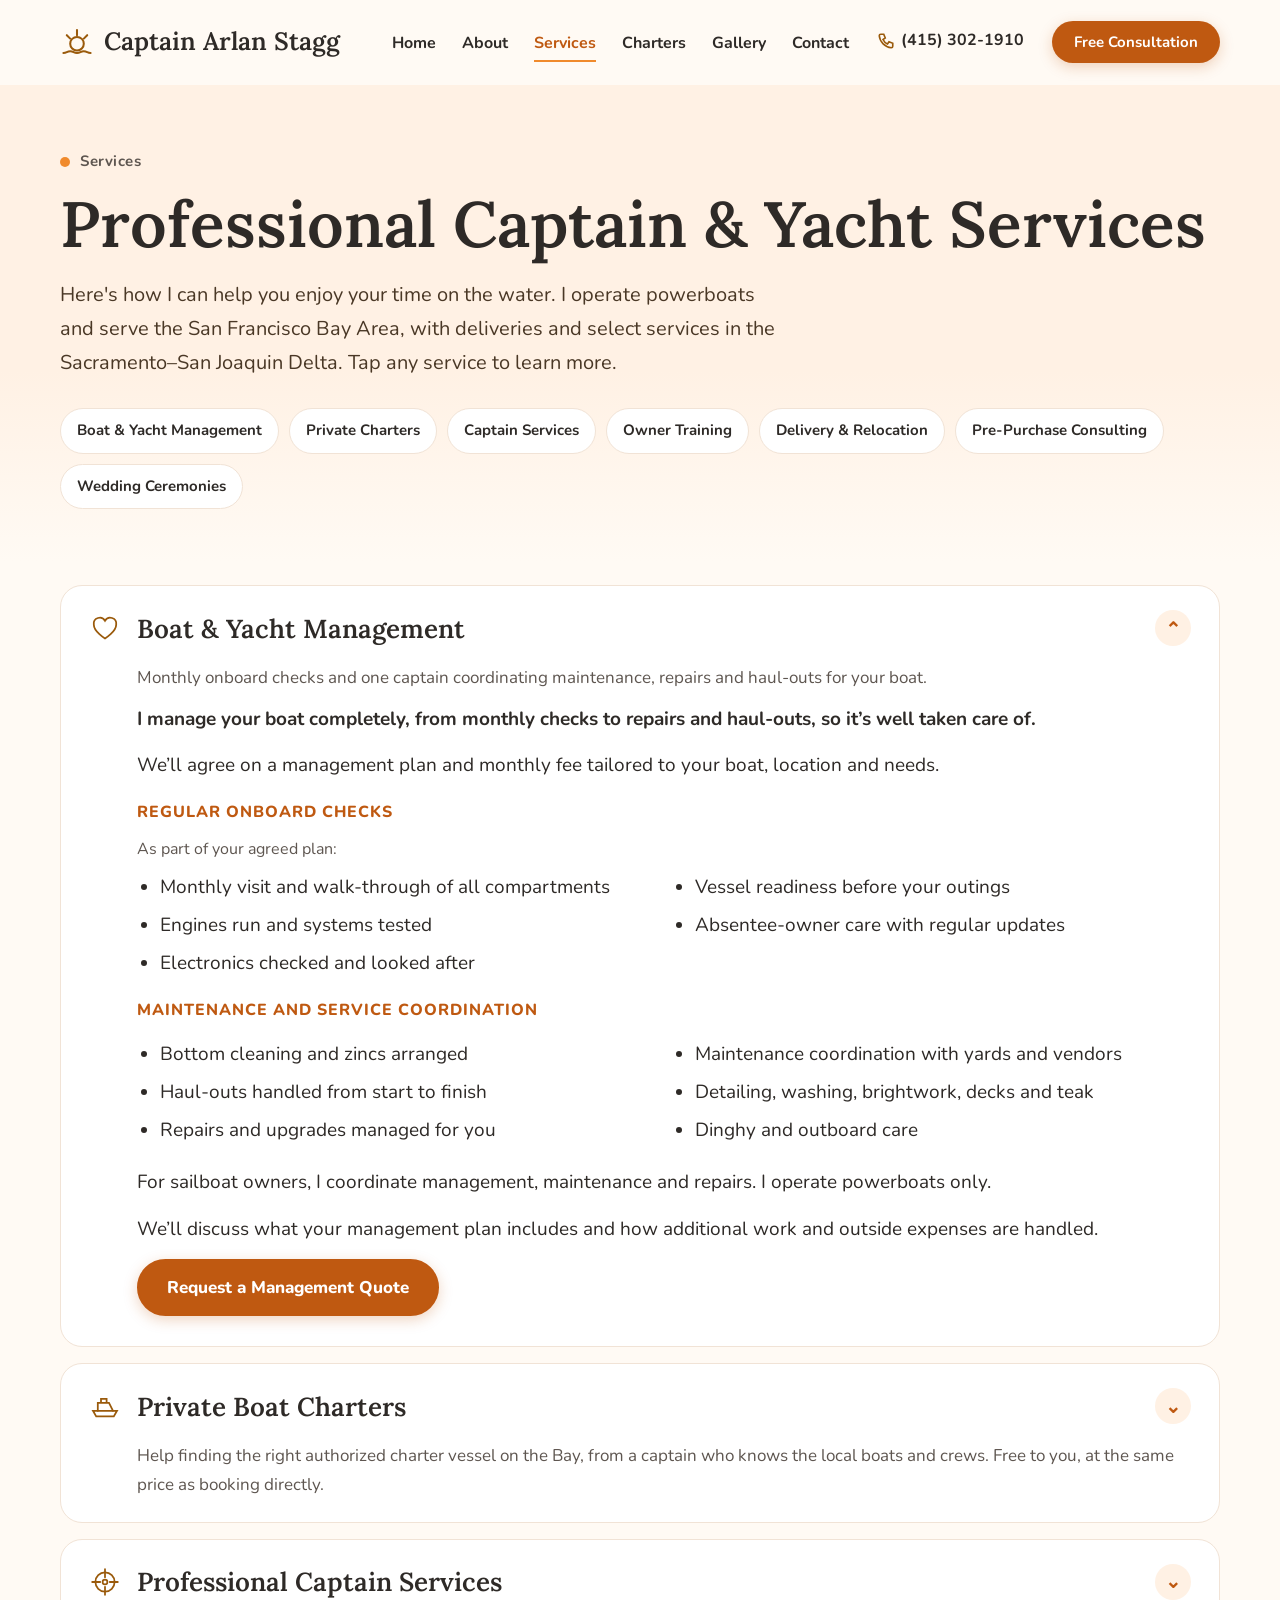
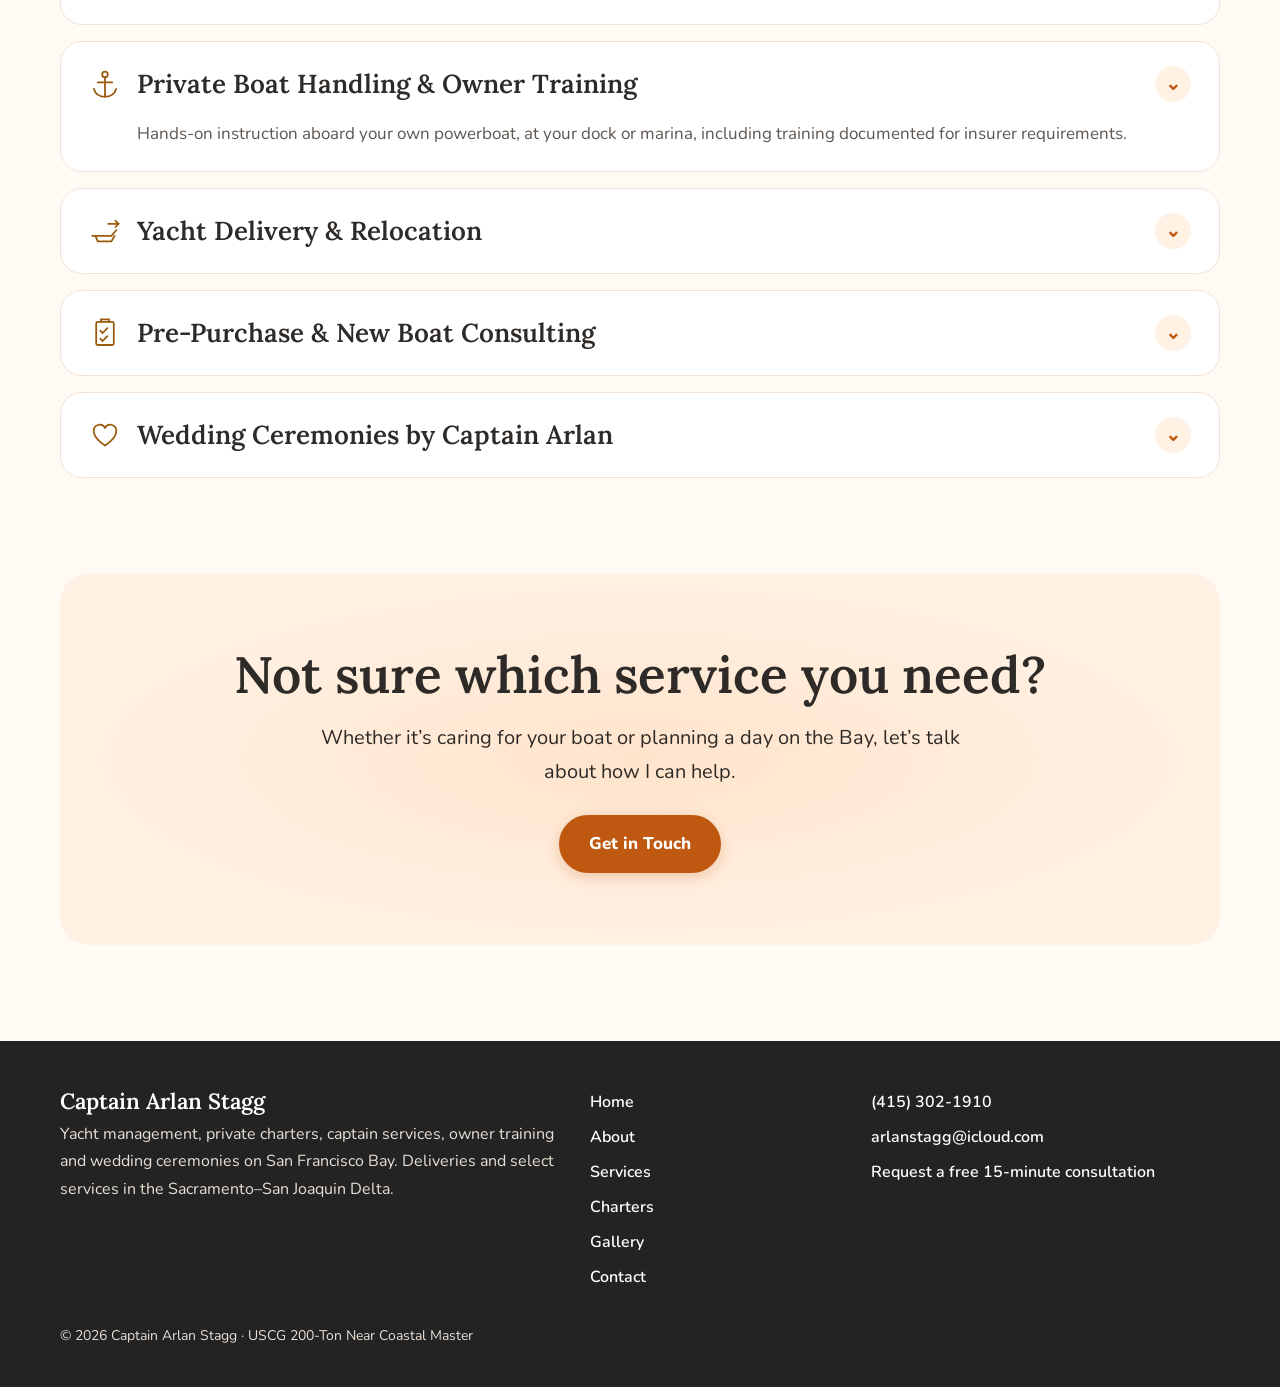
<file: services.html>
<!doctype html>
<html lang="en">
<head>
<meta charset="utf-8">
<meta name="viewport" content="width=device-width,initial-scale=1,viewport-fit=cover">
<title>Services | Captain Arlan Stagg, San Francisco Bay</title>
<meta name="description" content="Yacht management, private boat charters, captain services, boat-owner training, yacht delivery, pre-purchase consulting and wedding ceremonies on San Francisco Bay with Captain Arlan Stagg.">
<link rel="stylesheet" href="https://fonts.googleapis.com/css2?family=Lora:ital,wght@0,500;0,600;1,500&amp;family=Nunito:wght@400;600;700;800&amp;display=swap">
<link rel="stylesheet" href="style.css?v=20261017d">
<link rel="icon" href="favicon.svg" type="image/svg+xml">
</head>
<body data-page="services">
<a class="skip" href="#main">Skip to content</a>
<header id="site-head"></header>
<main id="main">

<section class="page-head">
  <div class="wrap">
    <span class="eyebrow">Services</span>
    <h1>Professional Captain &amp; Yacht Services</h1>
    <p>Here's how I can help you enjoy your time on the water. I operate powerboats and serve the San Francisco Bay Area, with deliveries and select services in the Sacramento–San Joaquin Delta. Tap any service to learn more.</p>
    <nav class="jump" aria-label="Jump to a service">
      <a href="#management">Boat &amp; Yacht Management</a><a href="#charters">Private Charters</a><a href="#captain">Captain Services</a><a href="#training">Owner Training</a><a href="#delivery">Delivery &amp; Relocation</a><a href="#consulting">Pre-Purchase Consulting</a><a href="#weddings">Wedding Ceremonies</a>
    </nav>
  </div>
</section>

<section aria-label="All services">
  <div class="wrap acc">

    <div class="acc-item" id="management">
      <h2><button class="acc-btn" type="button" aria-expanded="true" aria-controls="p-management"><svg class="ic" viewBox="0 0 40 40" fill="none" stroke="#9A5A0B" stroke-width="2.2" stroke-linecap="round" aria-hidden="true"><path d="M20 33S6 24.5 6 15.5A7.5 7.5 0 0 1 20 11a7.5 7.5 0 0 1 14 4.5C34 24.5 20 33 20 33z"/></svg><span class="t">Boat &amp; Yacht Management</span><span class="chev" aria-hidden="true">⌄</span></button></h2>
      <p class="acc-sum">Monthly onboard checks and one captain coordinating maintenance, repairs and haul-outs for your boat.</p>
      <div class="acc-panel" id="p-management">
        <p class="lead">I manage your boat completely, from monthly checks to repairs and haul-outs, so it’s well taken care of.</p>
        <p>We’ll agree on a management plan and monthly fee tailored to your boat, location and needs.</p>
        <h3 class="sub-h">Regular onboard checks</h3>
        <p class="note">As part of your agreed plan:</p>
        <ul><li>Monthly visit and walk-through of all compartments</li><li>Engines run and systems tested</li><li>Electronics checked and looked after</li><li>Vessel readiness before your outings</li><li>Absentee-owner care with regular updates</li></ul>
        <h3 class="sub-h">Maintenance and service coordination</h3>
        <ul><li>Bottom cleaning and zincs arranged</li><li>Haul-outs handled from start to finish</li><li>Repairs and upgrades managed for you</li><li>Maintenance coordination with yards and vendors</li><li>Detailing, washing, brightwork, decks and teak</li><li>Dinghy and outboard care</li></ul>
        <p>For sailboat owners, I coordinate management, maintenance and repairs. I operate powerboats only.</p>
        <p>We’ll discuss what your management plan includes and how additional work and outside expenses are handled.</p>
        <a class="btn" style="align-self:flex-start" href="contact.html?service=management#consult">Request a Management Quote</a>
      </div>
    </div>

    <div class="acc-item" id="charters">
      <h2><button class="acc-btn" type="button" aria-expanded="false" aria-controls="p-charters"><svg class="ic" viewBox="0 0 40 40" fill="none" stroke="#9A5A0B" stroke-width="2.2" stroke-linecap="round" aria-hidden="true"><path d="M5 26h30l-4 7H9z"/><path d="M11 26V16h14l5 10M15 16v-5h7v5"/></svg><span class="t">Private Boat Charters</span><span class="chev" aria-hidden="true">⌄</span></button></h2>
      <p class="acc-sum">Help finding the right authorized charter vessel on the Bay, from a captain who knows the local boats and crews. Free to you, at the same price as booking directly.</p>
      <div class="acc-panel" id="p-charters" hidden>
        <p class="lead">A day on the Bay with the people you love.</p>
        <p>Private charters are arranged through my network of Bay Area marine contacts, aboard vessels appropriately authorized to carry passengers. Tell me your group size, the occasion and how long you'd like to be out, and I'll help match you with the right boat.</p>
        <p>Trips can range from a relaxed cruise along the San Francisco waterfront to a run under the Golden Gate Bridge or across to Angel Island. Sea lions, harbor seals and porpoises are regular sights, and humpback whales visit near the Golden Gate in season.</p>
        <p>My matching service is free to you, and you pay the same price as booking directly. Charter companies pay me a referral fee when you book.</p>
        <p class="btn-row"><a class="btn" href="contact.html?service=charters#consult">Plan My Charter</a><a class="tlink" href="charters.html">More about San Francisco Bay boat charters</a></p>
      </div>
    </div>

    <div class="acc-item" id="captain">
      <h2><button class="acc-btn" type="button" aria-expanded="false" aria-controls="p-captain"><svg class="ic" viewBox="0 0 40 40" fill="none" stroke="#9A5A0B" stroke-width="2.2" stroke-linecap="round" aria-hidden="true"><circle cx="20" cy="20" r="12"/><circle cx="20" cy="20" r="3"/><path d="M20 4v10M20 26v10M4 20h10M26 20h10"/></svg><span class="t">Professional Captain Services</span><span class="chev" aria-hidden="true">⌄</span></button></h2>
      <div class="acc-panel" id="p-captain" hidden>
        <p class="lead">Let a professional captain take the wheel so you can relax.</p>
        <p>Spend the day with your guests instead of at the controls. As a USCG-licensed 200-ton master, I'll run your powerboat and handle the docking, navigation, weather and safety, so everyone aboard can relax.</p>
        <ul><li>Private outings with family and friends</li><li>Business and client entertaining</li><li>Relaxed recreational days on the Bay</li><li>Special occasions</li><li>Powerboats, small to large</li></ul>
        <a class="btn" style="align-self:flex-start" href="contact.html?service=captain#consult">Discuss Captain Services</a>
      </div>
    </div>

    <div class="acc-item" id="training">
      <h2><button class="acc-btn" type="button" aria-expanded="false" aria-controls="p-training"><svg class="ic" viewBox="0 0 40 40" fill="none" stroke="#9A5A0B" stroke-width="2.2" stroke-linecap="round" aria-hidden="true"><circle cx="20" cy="8" r="3.5"/><path d="M20 12v24M11 18h18M6 26c2 7 8 10 14 10s12-3 14-10"/></svg><span class="t">Private Boat Handling &amp; Owner Training</span><span class="chev" aria-hidden="true">⌄</span></button></h2>
      <p class="acc-sum">Hands-on instruction aboard your own powerboat, at your dock or marina, including training documented for insurer requirements.</p>
      <div class="acc-panel" id="p-training" hidden>
        <p class="lead">Get comfortable running your own boat.</p>
        <p>Personal, hands-on training aboard your own powerboat, at your dock or marina. Whether you've just bought a new boat or want to know your vessel's equipment and handling better, we'll work at your pace, on your boat, with your own equipment.</p>
        <p><strong>Training for insurance requirements.</strong> If your insurance company asks you to log time with a licensed captain, training can be tailored to your insurer's captain-training requirements, with customized hours and documentation of the instruction you complete. Your insurer makes the final decision on approval.</p>
        <ul><li>Docking and close-quarters handling</li><li>Day and overnight anchoring</li><li>Knots and dock lines</li><li>Charting and electronics</li><li>Navigation rules, lights and sound signals</li><li>Running at speed and at night</li><li>Bay weather, tides and currents</li><li>Aids to navigation on the Bay</li><li>VHF radio use</li><li>Fueling and preventive maintenance</li><li>Coast Guard required safety equipment</li><li>Emergency procedures and man overboard</li></ul>
        <p class="note">California’s Boater Card requirement now applies across all age groups to operators of motorized vessels on California waterways, with certain exemptions. The card is obtained through the state’s approved boating-safety education and application process. My hands-on instruction complements that education; it does not replace the approved course and exam or issue a California Boater Card. <a href="https://californiaboatercard.com/faqs-2/" rel="noopener">California Boater Card requirements and approved courses</a></p>
        <a class="btn" style="align-self:flex-start" href="contact.html?service=training#consult">Discuss Training Aboard My Boat</a>
      </div>
    </div>

    <div class="acc-item" id="delivery">
      <h2><button class="acc-btn" type="button" aria-expanded="false" aria-controls="p-delivery"><svg class="ic" viewBox="0 0 40 40" fill="none" stroke="#9A5A0B" stroke-width="2.2" stroke-linecap="round" aria-hidden="true"><path d="M4 26h24l6-7"/><path d="M8 26l3 7h17l4-7"/><path d="M33 7l4 4-4 4M24 11h13"/></svg><span class="t">Yacht Delivery &amp; Relocation</span><span class="chev" aria-hidden="true">⌄</span></button></h2>
      <div class="acc-panel" id="p-delivery" hidden>
        <p class="lead">Your boat, moved safely.</p>
        <p>Moving a boat to a new marina, a yard, or a new home port? I'll plan the trip and deliver your powerboat with care, paying close attention to weather, routing and the boat's condition before we leave.</p>
        <ul><li>Marina-to-marina moves within the Bay and the Sacramento–San Joaquin Delta</li><li>Runs to and from boatyards for haul-outs and service</li><li>Coastal deliveries</li><li>Pre-departure vessel check</li><li>Trip planning, weather and routing</li><li>Delivery after purchase</li></ul>
        <a class="btn" style="align-self:flex-start" href="contact.html?service=delivery#consult">Discuss a Boat Delivery</a>
      </div>
    </div>

    <div class="acc-item" id="consulting">
      <h2><button class="acc-btn" type="button" aria-expanded="false" aria-controls="p-consulting"><svg class="ic" viewBox="0 0 40 40" fill="none" stroke="#9A5A0B" stroke-width="2.2" stroke-linecap="round" aria-hidden="true"><rect x="9" y="6" width="22" height="29" rx="2"/><path d="M15 6V3h10v3M14 17l3 3 6-6M14 27l3 3 6-6"/></svg><span class="t">Pre-Purchase &amp; New Boat Consulting</span><span class="chev" aria-hidden="true">⌄</span></button></h2>
      <div class="acc-panel" id="p-consulting" hidden>
        <p class="lead">An experienced captain on your side before you sign.</p>
        <p>Buying a boat is a big decision. I'll help you think it through before you buy, and through the first months of ownership.</p>
        <ul><li>Choosing the right boat for how you'll use it</li><li>Walk-throughs and sea trials with you</li><li>Coordinating an independent marine survey</li><li>Reviewing survey findings and repair priorities</li><li>New boat commissioning and setup</li><li>Equipment and electronics recommendations</li><li>Slip and marina planning</li></ul>
        <p class="note">Consulting complements, and does not replace, a professional marine survey.</p>
        <a class="btn" style="align-self:flex-start" href="contact.html?service=consulting#consult">Discuss a Boat Purchase</a>
      </div>
    </div>

    <div class="acc-item" id="weddings">
      <h2><button class="acc-btn" type="button" aria-expanded="false" aria-controls="p-weddings"><svg class="ic" viewBox="0 0 40 40" fill="none" stroke="#9A5A0B" stroke-width="2.2" stroke-linecap="round" aria-hidden="true"><path d="M20 33S6 24.5 6 15.5A7.5 7.5 0 0 1 20 11a7.5 7.5 0 0 1 14 4.5C34 24.5 20 33 20 33z"/></svg><span class="t">Wedding Ceremonies by Captain Arlan</span><span class="chev" aria-hidden="true">⌄</span></button></h2>
      <div class="acc-panel" id="p-weddings" hidden>
        <div class="wed">
          <div class="ph has-img"><img src="img/wedding-ceremony.jpg" alt="Captain Arlan sharing a laugh with a couple during their wedding ceremony on the water" width="1144" height="1375" loading="lazy" style="object-position:center 25%"></div>
          <div style="display:flex;flex-direction:column;gap:14px">
            <p class="lead">Your special day, with a captain's personal touch.</p>
            <p>Your ceremony should feel as personal as the promise you're making. Whether you're saying your vows aboard your own boat or at a beautiful spot on land, I'll bring warmth, calm and a touch of the sea, so you and your guests can relax and enjoy every moment. And yes, I'll be in my full captain's uniform.</p>
            <p>Ceremonies can take place aboard your privately owned boat or at a suitable location on land. Venues, boats, photography and catering are not included. If you'd like a ceremony aboard a charter boat, ask me and we can look into it separately.</p>
            <p class="price">Wedding officiant services starting at $650</p>
            <p class="note">Travel, rehearsals, extensive customization or special arrangements may be quoted separately.</p>
            <a class="btn" style="align-self:flex-start" href="contact.html?service=weddings#consult">Ask About a Wedding Ceremony</a>
          </div>
        </div>
      </div>
    </div>

  </div>
</section>

<section class="section" aria-labelledby="talk">
  <div class="wrap">
    <div class="closing">
      <h2 id="talk">Not sure which service you need?</h2>
      <p>Whether it’s caring for your boat or planning a day on the Bay, let’s talk about how I can help.</p>
      <div class="row"><a class="btn" href="contact.html#consult">Get in Touch</a></div>
    </div>
  </div>
</section>

</main>
<footer id="site-foot"></footer>
<script src="app.js?v=20261016c"></script>
</body>
</html>
</file>
<file: style.css>
/* Captain Arlan Stagg — "Golden Hour" design. Fonts: Fraunces (headings) + Nunito Sans (body).
   Every text pairing meets WCAG AA (4.5:1). The golden accent #E9A23B is decorative only, never text. */
:root{
  --bg:#FFF9EF;        /* warm cream page */
  --surf:#F7E9CF;      /* honey sand sections */
  --card:#FFFFFF;
  --cta:#9A5A0B;       /* deep amber: buttons, links (white text 5.5:1) */
  --cta-dark:#7A4708;
  --acc:#E9A23B;       /* golden sun: decoration only */
  --text:#3B2A1A;      /* espresso */
  --muted:#6E5A45;     /* warm taupe */
  --line:#EAD9BD;
  --shadow:0 10px 30px rgba(59,42,26,.10);
  --serif:'Fraunces',Georgia,'Times New Roman',serif;
  --sans:'Nunito Sans','Helvetica Neue',Arial,sans-serif;
  --wrap:1200px;
  color-scheme:light;
}
*{box-sizing:border-box}
html{scroll-behavior:smooth;-webkit-text-size-adjust:100%}
body{margin:0;background:var(--bg);color:var(--text);font:400 18px/1.65 var(--sans)}
img{max-width:100%;display:block}
a{color:var(--cta);text-underline-offset:4px}
a:hover{color:var(--cta-dark)}
h1,h2,h3,h4{font-family:var(--serif);font-weight:500;line-height:1.12;margin:0;color:var(--text);text-wrap:balance}
p{margin:0}
:focus-visible{outline:3px solid var(--cta);outline-offset:3px;border-radius:4px}
.skip{position:absolute;left:-999px;top:8px;background:var(--text);color:#fff;padding:10px 16px;border-radius:8px;z-index:200}
.skip:focus{left:12px}
.wrap{max-width:var(--wrap);margin:0 auto;padding-left:max(20px,env(safe-area-inset-left,0px));padding-right:max(20px,env(safe-area-inset-right,0px))}
.eyebrow{display:flex;align-items:center;gap:10px;font-weight:700;font-size:15px;color:var(--muted)}
.eyebrow::before{content:"";width:10px;height:10px;border-radius:50%;background:var(--acc);flex:none}
.sr{position:absolute;width:1px;height:1px;overflow:hidden;clip:rect(0 0 0 0);white-space:nowrap}

/* Buttons */
.btn{display:inline-flex;align-items:center;justify-content:center;gap:8px;background:var(--cta);color:#fff;text-decoration:none;font-weight:700;font-size:17px;line-height:1.25;padding:16px 28px;border-radius:999px;border:2px solid var(--cta);cursor:pointer;text-align:center;transition:background .2s,border-color .2s}
.btn:hover{background:var(--cta-dark);border-color:var(--cta-dark);color:#fff}
.btn.ghost{background:transparent;color:var(--text);border-color:var(--text)}
.btn.ghost:hover{background:var(--text);color:#fff}
.btn.sm{font-size:15px;padding:10px 20px}
.tlink{font-weight:700;color:var(--text);text-decoration:underline;text-decoration-color:var(--acc);text-decoration-thickness:2px}
.tlink:hover{color:var(--cta)}

/* Header */
.site-head{position:sticky;top:0;z-index:50;background:rgba(255,249,239,.97);border-bottom:1px solid transparent;transition:border-color .2s,box-shadow .2s}
.site-head.scrolled{border-color:var(--line);box-shadow:0 4px 18px rgba(59,42,26,.06)}
.head-in{display:flex;align-items:center;justify-content:space-between;gap:20px;min-height:84px}
.brand{display:flex;align-items:center;gap:10px;text-decoration:none;color:var(--text)}
.brand svg{width:34px;height:34px;flex:none}
.brand span{font-family:var(--serif);font-weight:600;font-size:25px;line-height:1.1;white-space:nowrap}
.main-nav{display:flex;align-items:center;gap:28px}
.main-nav ul{list-style:none;margin:0;padding:0;display:flex;gap:26px}
.main-nav a{color:var(--text);text-decoration:none;font-weight:700;font-size:16px;padding:6px 0;border-bottom:2px solid transparent}
.main-nav a:hover{color:var(--cta)}
.main-nav a[aria-current="page"]{color:var(--cta);border-color:var(--acc)}
.head-phone{display:flex;align-items:center;gap:6px;font-weight:700;color:var(--text);text-decoration:none;white-space:nowrap}
.menu-btn{display:none;width:46px;height:46px;border-radius:999px;border:0;background:var(--surf);cursor:pointer;align-items:center;justify-content:center;flex-direction:column;gap:4px;padding:0}
.menu-btn span{display:block;width:18px;height:2px;background:var(--text)}
.mobile-nav{display:none;border-top:1px solid var(--line);padding:8px 0 18px}
.mobile-nav.open{display:block}
.mobile-nav ul{list-style:none;margin:0;padding:0}
.mobile-nav a{display:block;padding:14px 4px;font-weight:700;color:var(--text);text-decoration:none;border-bottom:1px solid var(--line)}
.mobile-nav a[aria-current="page"]{color:var(--cta)}
.mobile-nav .btn{margin-top:16px;width:100%}

/* Photo frames (until real photos arrive) */
.ph{background:repeating-linear-gradient(135deg,#F1DEBC 0 22px,#F5E6CA 22px 44px);border:2px dashed #D4B98C;border-radius:24px;display:flex;flex-direction:column;align-items:center;justify-content:center;gap:6px;text-align:center;color:var(--muted);padding:24px;font-size:15px}
.ph strong{font-size:13px;letter-spacing:2px;text-transform:uppercase;color:var(--muted)}
.ph img{width:100%;height:100%;object-fit:cover;display:block}
.ph.has-img{padding:0;border:0;background:var(--surf);overflow:hidden}

/* Hero slider */
.hero{padding:24px 0 88px}
.slides{position:relative}
.slide{display:none;grid-template-columns:repeat(12,minmax(0,1fr));gap:24px;align-items:center}
.slide.on{display:grid;animation:fade .6s ease}
@keyframes fade{from{opacity:.25}to{opacity:1}}
.slide-text{grid-column:span 6;display:flex;flex-direction:column;gap:24px}
.slide-text h1,.slide-text .h1{font-family:var(--serif);font-weight:500;font-size:clamp(38px,4.8vw,66px);line-height:1.04;letter-spacing:-.5px}
.slide-text p{font-size:20px;color:#4A3826;max-width:540px}
.slide-ctas{display:flex;gap:18px;align-items:center;flex-wrap:wrap}
.slide-photo{grid-column:span 6;position:relative}
.slide-photo .ph{height:min(580px,62vw);min-height:300px}
.badge{position:absolute;left:-22px;bottom:34px;background:var(--card);border-radius:18px;padding:14px 18px;box-shadow:var(--shadow);display:flex;align-items:center;gap:12px;font-weight:700;font-size:15px;line-height:1.3}
.badge small{display:block;font-weight:400;color:var(--muted);font-size:14px}
.slider-ctrl{display:flex;align-items:center;gap:14px;margin-top:26px}
.dots{display:flex;gap:8px}
.dots button{width:12px;height:8px;border-radius:4px;border:0;background:#D9C29C;padding:0;cursor:pointer;transition:width .2s}
.dots button[aria-current="true"]{width:30px;background:var(--cta)}
.arrow{width:44px;height:44px;border-radius:50%;border:2px solid var(--line);background:var(--card);color:var(--text);font-size:20px;cursor:pointer;display:flex;align-items:center;justify-content:center}
.arrow:hover{border-color:var(--cta)}
.pause{background:none;border:0;color:var(--muted);font:700 14px var(--sans);cursor:pointer;text-decoration:underline;padding:8px}

/* Sections */
.section{padding:96px 0}
.sand{background:var(--surf)}
.sec-head{display:flex;justify-content:space-between;align-items:flex-end;gap:24px;margin-bottom:40px;flex-wrap:wrap}
.sec-head h2{font-size:clamp(32px,3.6vw,46px)}
.intro-grid{display:grid;grid-template-columns:repeat(12,minmax(0,1fr));gap:24px;align-items:center}
.intro-grid .ph{grid-column:span 4;height:440px}
.intro-text{grid-column:6 / span 7;display:flex;flex-direction:column;gap:18px}
.intro-text h2{font-size:clamp(36px,4vw,52px)}
.intro-text p{font-size:20px}
.sign{font-family:var(--serif);font-style:italic;font-size:26px;color:var(--muted)}

/* Service cards */
.cards{display:grid;grid-template-columns:repeat(3,minmax(0,1fr));gap:22px}
.card{background:var(--card);border-radius:22px;padding:30px;display:flex;flex-direction:column;gap:12px;box-shadow:0 2px 0 var(--line);text-decoration:none;color:var(--text);transition:transform .2s,box-shadow .2s}
a.card:hover{transform:translateY(-3px);box-shadow:var(--shadow);color:var(--text)}
.card svg{width:34px;height:34px}
.card h3{font-size:24px;font-weight:600}
.card p{color:var(--muted);font-size:17px}
.card .more{margin-top:auto;font-weight:700;color:var(--cta);font-size:15px}
.feature{margin-top:22px;background:var(--card);border-radius:22px;overflow:hidden;display:grid;grid-template-columns:4fr 8fr;box-shadow:0 2px 0 var(--line)}
.feature .ph{border-radius:0;border-width:0 2px 0 0;min-height:220px}
.feature-text{padding:28px 36px;display:flex;flex-direction:column;gap:10px;justify-content:center;align-items:flex-start}
.kicker{font-weight:800;font-size:14px;letter-spacing:2px;color:var(--cta);text-transform:uppercase}
.feature-text h3{font-size:24px;font-weight:600}
.feature-text p{color:#4A3826}
.price{font-family:var(--serif);font-weight:600;font-size:24px}
.price-row{display:flex;align-items:center;gap:22px;flex-wrap:wrap;margin-top:6px}

/* Trust */
.trust{display:grid;grid-template-columns:repeat(3,minmax(0,1fr));gap:28px}
.trust div{border-top:3px solid var(--acc);padding-top:22px;display:flex;flex-direction:column;gap:8px}
.trust h3{font-size:26px;font-weight:600}
.trust p{color:var(--muted)}

/* Photo highlights */
.highlights{display:grid;grid-template-columns:repeat(3,minmax(0,1fr));gap:22px}
.highlights .ph{height:300px}
.highlights figure{margin:0;display:flex;flex-direction:column;gap:10px}
.highlights figcaption{font-size:15px;color:var(--muted)}

/* Closing CTA */
.closing{background:var(--surf);border-radius:32px;padding:72px 40px;display:flex;flex-direction:column;align-items:center;text-align:center;gap:18px}
.closing h2{font-size:clamp(34px,4vw,52px)}
.closing p{font-size:20px;max-width:640px}
.closing .row{display:flex;gap:18px;align-items:center;justify-content:center;flex-wrap:wrap;margin-top:8px}

/* Page heads */
.page-head{padding:56px 0 40px}
.page-head h1{font-size:clamp(40px,5vw,64px);margin-top:14px}
.page-head p{font-size:20px;max-width:720px;margin-top:18px;color:#4A3826}

/* Services page */
.jump{display:flex;flex-wrap:wrap;gap:10px;margin-top:28px}
.jump a{background:var(--card);border:1px solid var(--line);border-radius:999px;padding:9px 16px;font-weight:700;font-size:15px;color:var(--text);text-decoration:none}
.jump a:hover{border-color:var(--cta);color:var(--cta)}
.acc{display:flex;flex-direction:column;gap:16px}
.acc-item{background:var(--card);border-radius:22px;box-shadow:0 2px 0 var(--line);scroll-margin-top:110px}
.acc-item h2{margin:0;font-size:inherit}
.acc-btn{all:unset;box-sizing:border-box;width:100%;display:flex;align-items:center;gap:16px;padding:24px 28px;cursor:pointer;border-radius:22px}
.acc-btn:focus-visible{outline:3px solid var(--cta);outline-offset:2px}
.acc-btn svg.ic{width:32px;height:32px;flex:none}
.acc-btn .t{flex:1;font-family:var(--serif);font-size:26px;font-weight:600;line-height:1.2}
.acc-btn .chev{width:36px;height:36px;border-radius:50%;background:var(--surf);display:flex;align-items:center;justify-content:center;flex:none;transition:transform .2s}
.acc-btn[aria-expanded="true"] .chev{transform:rotate(180deg)}
.acc-panel{padding:0 28px 30px 76px;display:flex;flex-direction:column;gap:14px}
.acc-panel[hidden]{display:none}
.acc-panel .lead{font-weight:700}
.acc-panel ul{margin:4px 0 0;padding-left:1.2em;columns:2;column-gap:40px}
.acc-panel li{margin-bottom:6px;break-inside:avoid}
.acc-panel .note{color:var(--muted);font-size:16px}
.wed{display:grid;grid-template-columns:2fr 3fr;gap:28px;align-items:start}
.wed .ph{height:320px}

/* About */
.about-grid{display:grid;grid-template-columns:repeat(12,minmax(0,1fr));gap:24px;align-items:start}
.about-grid .ph{grid-column:span 5;height:560px;position:sticky;top:110px}
.about-text{grid-column:7 / span 6;display:flex;flex-direction:column;gap:20px}
.about-text h1{font-size:clamp(40px,5vw,60px)}
.about-text p{font-size:19px}
.creds{background:var(--surf);border-radius:22px;padding:26px 28px;display:flex;flex-direction:column;gap:12px}
.creds h2{font-size:24px;font-weight:600}
.creds ul{list-style:none;margin:0;padding:0;display:flex;flex-direction:column;gap:10px}
.creds li{display:flex;gap:12px;align-items:flex-start}
.creds li::before{content:"";width:10px;height:10px;border-radius:50%;background:var(--acc);flex:none;margin-top:9px}

/* Gallery */
.gallery{display:grid;grid-template-columns:repeat(3,minmax(0,1fr));gap:18px}
.gallery button{all:unset;cursor:zoom-in;border-radius:20px;display:block}
.gallery button:focus-visible{outline:3px solid var(--cta);outline-offset:3px}
.gallery .ph{aspect-ratio:4/3;width:100%;border-radius:20px}
.gallery figure{margin:0;display:flex;flex-direction:column;gap:8px}
.gallery figcaption{font-size:15px;color:var(--muted)}
.lightbox{position:fixed;inset:0;z-index:300;background:rgba(43,30,18,.92);display:flex;align-items:center;justify-content:center;padding:max(16px,env(safe-area-inset-top,0px)) 16px}
.lightbox[hidden]{display:none}
.lb-frame{width:min(1000px,100%);display:flex;flex-direction:column;gap:12px}
.lb-frame .ph{aspect-ratio:4/3;width:100%;max-height:78vh;background:#F5E6CA}
.lb-frame .ph.has-img{background:transparent}
.lb-frame .ph.has-img img{object-fit:contain}
.lb-cap{color:#FFF9EF;text-align:center}
.lb-btn{position:absolute;width:48px;height:48px;border-radius:50%;border:0;background:rgba(255,249,239,.92);color:var(--text);font-size:22px;cursor:pointer}
.lb-close{top:max(16px,env(safe-area-inset-top,0px));right:16px}
.lb-prev{left:16px;top:50%}.lb-next{right:16px;top:50%}

/* Contact */
.contact-grid{display:grid;grid-template-columns:5fr 7fr;gap:56px;align-items:start}
.contact-side{display:flex;flex-direction:column;gap:18px}
.contact-side h2{font-size:clamp(30px,3.2vw,40px)}
.methods{display:flex;flex-direction:column;gap:12px}
.methods a{display:flex;align-items:center;gap:12px;font-weight:700;color:var(--text);text-decoration:none;background:var(--card);border-radius:16px;padding:14px 18px;box-shadow:0 2px 0 var(--line)}
.methods a:hover{color:var(--cta)}
.form{background:var(--card);border-radius:26px;padding:36px;box-shadow:0 2px 0 var(--line);display:flex;flex-direction:column;gap:16px}
.form h2{font-size:28px}
.row2{display:grid;grid-template-columns:1fr 1fr;gap:16px}
.field{display:flex;flex-direction:column;gap:6px}
.field label{font-weight:700;font-size:15px}
.field .opt{font-weight:400;color:var(--muted)}
.field input,.field select,.field textarea{font:400 17px var(--sans);color:var(--text);background:var(--bg);border:2px solid var(--line);border-radius:14px;padding:13px 14px;width:100%}
.field input:focus,.field select:focus,.field textarea:focus{outline:none;border-color:var(--cta)}
.field textarea{min-height:140px;resize:vertical}
.field [aria-invalid="true"]{border-color:#A3342A}
.err{color:#A3342A;font-size:14px;font-weight:700}
.hp{position:absolute;left:-5000px;width:1px;height:1px;overflow:hidden}
.check-row{display:flex;align-items:center;gap:12px;flex-wrap:wrap}
.check-row input{width:90px}
.status{border-radius:14px;padding:14px 16px;font-weight:700}
.status.info{background:#FBF0DC;color:#5C3A0C;border:1px solid #E7CFA3}
.status.ok{background:#E8F3EA;color:#1E5A2D;border:1px solid #BFDCC6}
.status.bad{background:#FBE9E7;color:#8A2A20;border:1px solid #F0C3BD}
.form .btn{align-self:flex-start}

/* Footer */
.site-foot{margin-top:96px;border-top:1px solid var(--line);padding:48px 0 calc(40px + env(safe-area-inset-bottom,0px));font-size:16px;color:var(--muted)}
.foot-grid{display:grid;grid-template-columns:2fr 1fr 1.4fr;gap:32px}
.foot-grid h2{font-size:22px;font-weight:600;color:var(--text)}
.foot-grid ul{list-style:none;margin:0;padding:0;display:flex;flex-direction:column;gap:8px}
.foot-grid a{color:var(--text);text-decoration:none;font-weight:600}
.foot-grid a:hover{color:var(--cta)}
.foot-small{margin-top:32px;font-size:14px}

/* Mobile bottom bar */
.mbar{display:none}

@media (max-width:1060px){
  .main-nav{display:none}
  .menu-btn{display:flex}
}
@media (max-width:900px){
  body{font-size:17px}
  .hero{padding:8px 0 64px}
  .slide{gap:20px}
  .slide-text,.slide-photo{grid-column:1 / -1}
  .slide-photo{order:-1}
  .slide-photo .ph{height:340px;min-height:0}
  .badge{position:static;margin-top:12px;padding:10px 14px;font-size:14px;box-shadow:0 2px 0 var(--line)}
  .section{padding:64px 0}
  .intro-grid .ph,.intro-text{grid-column:1 / -1}
  .intro-grid .ph{height:320px}
  .cards{grid-template-columns:repeat(2,minmax(0,1fr))}
  .feature{grid-template-columns:1fr}
  .feature .ph{border-width:0 0 2px 0;min-height:200px}
  .feature-text{padding:22px 22px}
  .trust,.highlights{grid-template-columns:1fr}
  .highlights .ph{height:240px}
  .about-grid .ph{grid-column:1 / -1;height:380px;position:static}
  .about-text{grid-column:1 / -1}
  .gallery{grid-template-columns:repeat(2,minmax(0,1fr))}
  .contact-grid{grid-template-columns:1fr;gap:32px}
  .foot-grid{grid-template-columns:1fr}
  .acc-panel{padding:0 22px 26px}
  .acc-panel ul{columns:1}
  .wed{grid-template-columns:1fr}
  .wed .ph{height:240px}
  .mbar{display:grid;grid-template-columns:repeat(auto-fit,minmax(0,1fr));gap:10px;position:fixed;left:0;right:0;bottom:0;z-index:60;background:rgba(255,249,239,.98);border-top:1px solid var(--line);box-shadow:0 -6px 18px rgba(59,42,26,.08);padding:10px max(16px,env(safe-area-inset-left,0px)) calc(10px + env(safe-area-inset-bottom,0px)) max(16px,env(safe-area-inset-right,0px))}
  .mbar .btn{padding:13px 12px;font-size:16px}
  .site-foot{padding-bottom:calc(110px + env(safe-area-inset-bottom,0px))}
}
@media (max-width:600px){
  .brand span{font-size:20px}
  .brand svg{width:28px;height:28px}
  .head-in{min-height:68px}
  .cards{grid-template-columns:1fr}
  .row2{grid-template-columns:1fr}
  .form{padding:24px}
  .closing{padding:44px 22px;border-radius:24px}
  .acc-btn{padding:20px}
  .acc-btn .t{font-size:21px}
  .slide-ctas .btn{width:100%}
}
@media (prefers-reduced-motion:reduce){
  *{animation:none!important;transition:none!important;scroll-behavior:auto!important}
}

/* ===== WARM OPEN THEME (Oct 2026): photo-first, sunset orange, no boxes ===== */
:root{
  --bg:#FFFFFF; --surf:#FFF5EC; --card:#FFFFFF;
  --cta:#BF5911; --cta-dark:#A04A0D; --acc:#F08A2C; --sunband:#BF5911;
  --text:#2E2A27; --muted:#5E5650; --line:#F1E3D6;
  --serif:'Lora',Georgia,'Times New Roman',serif;
  --sans:'Nunito','Helvetica Neue',Arial,sans-serif;
}
body{font-family:var(--sans);font-size:19px;line-height:1.7}
h1,h2,h3,h4{font-family:var(--serif);font-weight:600}
.center{text-align:center}
.btn{border-radius:999px;font-weight:800;box-shadow:0 4px 14px rgba(191,89,17,.25)}
.btn.light{background:#fff;color:var(--cta);border-color:#fff;box-shadow:none}
.btn.light:hover{background:var(--surf);color:var(--cta-dark)}
.tlink{text-decoration-color:var(--acc)}
.tlink.light{color:#fff;text-decoration-color:#fff}
.eyebrow{font-weight:700;letter-spacing:.5px}

/* Header: floats over the photo on the homepage */
.site-head{background:rgba(255,255,255,.97)}
body[data-page="home"] .site-head{position:fixed;left:0;right:0;top:0}
body[data-page="home"] .site-head:not(.scrolled):not(:has(.mobile-nav.open)){background:transparent;border-color:transparent;box-shadow:none}
body[data-page="home"] .site-head:not(.scrolled):not(:has(.mobile-nav.open)) .brand,
body[data-page="home"] .site-head:not(.scrolled):not(:has(.mobile-nav.open)) .main-nav a:not(.btn),
body[data-page="home"] .site-head:not(.scrolled):not(:has(.mobile-nav.open)) .head-phone{color:#fff;text-shadow:0 1px 8px rgba(0,0,0,.45)}
body[data-page="home"] .site-head:not(.scrolled) .main-nav a[aria-current="page"]{border-color:#fff}
body[data-page="home"] .site-head:not(.scrolled):not(:has(.mobile-nav.open)) .brand svg *,
body[data-page="home"] .site-head:not(.scrolled):not(:has(.mobile-nav.open)) .head-phone svg *{stroke:#fff}
.brand span{font-family:var(--serif)}

/* Full-bleed hero slider */
.hero{padding:0}
.hero .slides{position:relative;max-width:none}
.slide,.slide.on{display:none;position:relative;height:clamp(560px,82vh,780px);overflow:hidden;animation:fade .7s ease}
.slide.on{display:block}
.slide-bg{position:absolute;inset:0;width:100%;height:100%;object-fit:cover}
.slide::after{content:"";position:absolute;inset:0;background:linear-gradient(180deg,rgba(0,0,0,.45) 0%,rgba(0,0,0,0) 26%,rgba(0,0,0,.05) 45%,rgba(22,10,2,.78) 100%)}
.slide-text{position:absolute;left:0;right:0;bottom:96px;z-index:1;color:#fff;display:flex;flex-direction:column;gap:16px}
.slide-text h1,.slide-text .h1{color:#fff;max-width:820px;font-size:clamp(36px,5vw,62px);text-shadow:0 2px 18px rgba(0,0,0,.45)}
.slide-text p{color:#fff!important;font-size:21px;max-width:640px;text-shadow:0 1px 10px rgba(0,0,0,.55)}
.slide-text .eyebrow{color:#FFE2C4}.slide-text .eyebrow::before{background:var(--acc)}
.slider-ctrl{position:absolute;left:0;right:0;bottom:26px;z-index:2;margin:0 auto}
.arrow{background:rgba(255,255,255,.9);border-color:transparent}
.dots button{background:rgba(255,255,255,.6)}.dots button[aria-current="true"]{background:#fff}
.pause{color:#fff}

/* Intro with round photo */
.intro{display:flex;align-items:center;gap:60px;max-width:1080px}
.round{width:300px;height:300px;border-radius:50%;object-fit:cover;object-position:center 22%;flex:none;box-shadow:0 0 0 10px var(--surf)}
.intro-text{display:flex;flex-direction:column;gap:16px}
.intro-text h2{color:var(--cta);font-size:clamp(34px,4vw,46px)}
.intro-text p{font-size:21px}

/* Sunset services band */
.sun-band{background:var(--sunband);color:#fff;padding:90px 0;text-align:center}
.sun-band h2{color:#fff;font-size:clamp(34px,4vw,46px);margin-bottom:48px}
.svc-grid{display:grid;grid-template-columns:repeat(4,minmax(0,1fr));gap:44px 40px;margin-bottom:52px}
.svc-item{color:#fff;text-decoration:none;display:flex;flex-direction:column;align-items:center;gap:8px;padding:8px;border-radius:18px;transition:background .2s}
.svc-item:hover{background:rgba(255,255,255,.1);color:#fff}
.svc-item svg{width:46px;height:46px;stroke:#fff;fill:none;stroke-width:2;stroke-linecap:round;stroke-linejoin:round}
.svc-item h3{font-family:var(--sans);font-weight:800;font-size:16px;letter-spacing:1.5px;text-transform:uppercase;color:#fff}
.svc-item p{font-size:17px;color:#fff}

/* Trust, centered and open */
.trust{text-align:center;margin-top:40px}
.trust div{border-top:0;align-items:center}
.trust h3{color:var(--cta)}

/* Wedding strip: photo bleeding to the edge */
.wedding-strip{display:grid;grid-template-columns:1fr 1fr;background:var(--surf);min-height:440px}
.wedding-strip img{width:100%;height:100%;object-fit:cover;object-position:35% center;display:block}
.wedding-text{padding:60px 7vw 60px 56px;display:flex;flex-direction:column;justify-content:center;align-items:flex-start;gap:16px}
.wedding-text h2{font-size:clamp(30px,3vw,40px)}
.wedding-text .eyebrow{color:var(--cta)}

/* Edge-to-edge photo row */
.photo-row{display:grid;grid-template-columns:repeat(3,1fr)}
.photo-row img{width:100%;height:380px;object-fit:cover;object-position:center 30%;display:block;transition:opacity .2s}
.photo-row a:hover img{opacity:.88}

/* Closing over a sunset photo */
.closing-band{position:relative;padding:130px 0;text-align:center;color:#fff;background:url(img/sunset-golden-gate.jpg) center/cover}
.closing-band::before{content:"";position:absolute;inset:0;background:rgba(20,8,0,.42)}
.closing-band .wrap{position:relative;display:flex;flex-direction:column;align-items:center;gap:16px}
.closing-band h2{color:#fff;font-size:clamp(36px,4.5vw,56px);text-shadow:0 2px 16px rgba(0,0,0,.5)}
.closing-band p{font-size:21px;max-width:620px;text-shadow:0 1px 10px rgba(0,0,0,.6)}
.closing-band .row{display:flex;gap:20px;align-items:center;flex-wrap:wrap;justify-content:center;margin-top:8px}

/* Soften the other pages */
.closing{background:var(--surf);border-radius:28px}
.page-head{background:var(--surf);padding:64px 0 52px;margin-bottom:48px}
.page-head h1{color:var(--text)}
.acc-item,.form,.methods a,.creds{box-shadow:none;border:1px solid var(--line)}
.acc-btn .t{font-family:var(--serif)}
.acc-btn .chev{background:var(--surf);color:var(--cta)}
.creds{background:var(--surf)}
.about-grid .ph{border-radius:200px 200px 24px 24px}
.ph.has-img{border-radius:22px}
.gallery .ph{border-radius:16px}
.site-foot{background:#222222;color:#E9DFD6;border-top:0;margin-top:0}
.site-foot h2,.foot-grid a{color:#fff}
.foot-grid a:hover{color:#FFC48A}

@media (max-width:1060px){ .svc-grid{grid-template-columns:repeat(2,minmax(0,1fr))} }
@media (max-width:900px){
  .slide,.slide.on{height:clamp(520px,86vh,700px)}
  .slide-photo{order:0}
  .slide-text{bottom:84px}
  .intro{flex-direction:column;text-align:center;gap:32px}
  .intro-text{align-items:center}
  .round{width:240px;height:240px}
  .wedding-strip{grid-template-columns:1fr}
  .wedding-strip img{height:300px}
  .wedding-text{padding:40px 24px}
  .photo-row{grid-template-columns:1fr 1fr}
  .photo-row a:last-child{display:none}
  .photo-row img{height:240px}
  .sun-band{padding:64px 0}
  .closing-band{padding:90px 0}
  .site-foot{padding-bottom:calc(110px + env(safe-area-inset-bottom,0px))}
}
@media (max-width:600px){
  .svc-grid{grid-template-columns:1fr;gap:30px}
  .slide-text p{font-size:18px}
  .slide-ctas .tlink{display:none}
}
.section h2.center{font-size:clamp(32px,3.6vw,44px)}
@media (max-width:700px){
  .slide,.slide.on{height:auto;background:#222222}
  .slide-bg{position:relative;height:360px;display:block}
  .slide::after{bottom:auto;height:360px;background:linear-gradient(180deg,rgba(0,0,0,.45) 0%,rgba(0,0,0,0) 35%)}
  .slide-text{position:relative;bottom:auto;padding-top:28px;padding-bottom:96px}
  .slider-ctrl{bottom:24px}
}
.main-nav a.btn,.main-nav a.btn:hover{color:#fff!important;text-shadow:none!important;border-bottom:2px solid transparent}
.about-grid .ph.has-img{border-radius:180px 180px 24px 24px}

/* ===== SOFT BLENDS: no hard edges between sections ===== */
:root{--bg:#FFFAF4;--surf:#FFF1E4}
body{background:var(--bg)}
.site-head{background:rgba(255,250,244,.97)}
/* hero photo fades softly into the page */
.hero{position:relative}
.hero::after{content:"";position:absolute;left:0;right:0;bottom:-1px;height:90px;background:linear-gradient(180deg,rgba(255,250,244,0),var(--bg));pointer-events:none;z-index:1}
.slide-text{bottom:150px}
.slider-ctrl{bottom:96px}
/* sunset band glows in and out instead of starting with a hard line */
.sun-band{background:linear-gradient(180deg,var(--bg) 0,#F2A766 70px,#D46A1C 160px,#BF5911 50%,#D46A1C calc(100% - 160px),#F2A766 calc(100% - 70px),var(--bg) 100%);padding:170px 0 180px}
/* trust section on a soft warm wash */
.trust{margin-top:36px}
/* wedding: photo melts into its text side; section fades in and out */
.wedding-strip{background:linear-gradient(180deg,var(--bg) 0,var(--surf) 60px,var(--surf) calc(100% - 60px),var(--bg) 100%)}
.wedding-strip img{-webkit-mask-image:linear-gradient(90deg,#000 70%,transparent);mask-image:linear-gradient(90deg,#000 70%,transparent)}
/* photo row: soft top and bottom, small gaps, rounded */
.photo-row{gap:14px;padding:30px 14px 0}
.photo-row img{border-radius:22px}
/* closing sunset fades in from the page and out into the footer */
.closing-band{margin-top:40px}
.closing-band::after{content:"";position:absolute;left:0;right:0;top:0;height:110px;background:linear-gradient(180deg,var(--bg),rgba(255,250,244,0))}
.closing-band{background:linear-gradient(180deg,rgba(0,0,0,0) 75%,#232323 100%),url(img/sunset-golden-gate.jpg) center/cover}
.site-foot{background:#232323}
/* inner page headers fade instead of a hard block */
.page-head{background:linear-gradient(180deg,var(--surf) 0,var(--surf) 60%,var(--bg) 100%);margin-bottom:24px}
.closing{background:radial-gradient(ellipse at center,#FFE4CC 0,var(--surf) 70%)}
@media (max-width:900px){
  .wedding-strip img{-webkit-mask-image:linear-gradient(180deg,#000 70%,transparent);mask-image:linear-gradient(180deg,#000 70%,transparent)}
  .sun-band{padding:130px 0 140px}
}
@media (max-width:700px){
  .slide,.slide.on{background:linear-gradient(180deg,#232323 0,#232323 75%,#232323 100%)}
  .slide-text{bottom:auto;padding-bottom:150px}
  .slider-ctrl{bottom:80px}
  .hero::after{height:70px;background:linear-gradient(180deg,rgba(35,35,35,0),var(--bg))}
}
.slide-text{bottom:132px}
.slide::after{background:linear-gradient(180deg,rgba(0,0,0,.45) 0%,rgba(0,0,0,0) 22%,rgba(0,0,0,.25) 40%,rgba(15,10,5,.82) 100%)}
@media (max-width:700px){
  .slide::after{height:360px;background:linear-gradient(180deg,rgba(0,0,0,.45) 0%,rgba(0,0,0,0) 30%,rgba(0,0,0,0) 65%,#232323 100%)}
  .slide-text{bottom:auto}
}
.slide-text{bottom:156px}@media (max-width:700px){.slide-text{bottom:auto}}

/* Hide slideshow arrows and pause link (Captain Arlan request) */
.slider-ctrl .arrow,.slider-ctrl .pause{display:none!important}

/* Charter page */
.faq-q{font-size:21px;margin-top:22px}
.faq-a{margin-top:6px;color:#4A3826}

/* Commercial update (Oct 2026): three priority services, then compact links */
.svc-grid.priority{grid-template-columns:1.25fr 1fr 1fr;gap:44px 48px;margin-bottom:44px;align-items:start}
.svc-grid.priority .svc-item{gap:12px;padding:8px}
.svc-grid.priority .svc-item:hover{background:none}
.svc-grid.priority .svc-item p{font-size:17px}
.svc-grid.priority .svc-item.lead h3{font-size:19px}
.svc-grid.priority .svc-item.lead p:not(.svc-sub){font-size:19px}
.svc-sub{font-size:15.5px!important;opacity:.92}
.svc-grid.priority .btn{margin-top:6px}
.more-ways{border-top:1px solid rgba(255,255,255,.35);padding-top:30px;max-width:900px;margin:0 auto}
.more-ways h3{font-family:var(--sans);font-weight:800;font-size:15px;letter-spacing:1.5px;text-transform:uppercase;color:#fff;margin-bottom:14px}
.more-ways p{display:flex;flex-wrap:wrap;justify-content:center;gap:12px 30px;margin:0}
.wedding-strip.compact{min-height:340px}
.wedding-strip.compact .wedding-text{padding:44px 7vw 44px 48px}
@media (max-width:1060px){.svc-grid.priority{grid-template-columns:1fr;max-width:620px;margin-left:auto;margin-right:auto}}
@media (max-width:900px){.wedding-strip.compact img{height:240px}}
.acc-sum{margin:-6px 0 0;padding:0 28px 22px 76px;color:var(--muted);font-size:17px}
.acc-item:has(.acc-btn[aria-expanded="true"]) .acc-sum{padding-bottom:10px}
.acc-panel .sub-h{font-family:var(--sans);font-weight:800;font-size:16px;letter-spacing:1px;text-transform:uppercase;color:var(--cta);margin-top:8px}
.acc-panel .note + ul{margin-top:-6px}
.btn-row{display:flex;flex-wrap:wrap;gap:14px 24px;align-items:center}
@media (max-width:900px){.acc-sum{padding:0 22px 20px}}
.fee-note{margin-top:14px!important;font-weight:700;font-size:17px!important;color:var(--text)}
.field .hint{display:block;font-size:15px;color:var(--muted);margin:-2px 0 6px}

/* Services band on cream: orange as accent only */
.sun-band{background:var(--bg);color:var(--text);padding:96px 0 90px}
.sun-band h2{color:var(--text)}
.sun-band .svc-item,.sun-band .svc-item:hover{color:var(--text)}
.sun-band .svc-item svg{stroke:var(--cta)}
.sun-band .svc-item h3{color:var(--cta)}
.sun-band .svc-item p{color:var(--text)}
.sun-band .svc-sub{color:var(--muted)!important;opacity:1}
.sun-band .btn.light{background:var(--cta);color:#fff;border-color:var(--cta);box-shadow:0 4px 14px rgba(191,89,17,.25)}
.sun-band .btn.light:hover{background:var(--cta-dark);border-color:var(--cta-dark)}
.sun-band .tlink.light{color:var(--text);text-decoration-color:var(--acc)}
.sun-band .tlink.light:hover{color:var(--cta)}
.more-ways{border-top:1px solid var(--line)}
.more-ways h3{color:var(--muted)}
@media (max-width:900px){.sun-band{padding:64px 0 60px}}
.lead-line{font-family:var(--serif);font-size:24px!important;color:var(--cta)!important;margin-top:6px}
.book-note{font-size:16px!important;color:var(--muted)!important;margin-top:4px!important}
.slide-text .tagline{font-family:var(--serif);font-style:italic;font-size:clamp(22px,2.4vw,30px);color:#FFE2C4!important;margin-top:-6px}
.slide-text .tagline{max-width:none!important;line-height:1.3;white-space:normal}
@media (min-width:701px){.slide-text{gap:12px}}
@media (min-width:701px) and (max-height:900px){.slide,.slide.on{height:max(600px,92vh)}.slide-text{bottom:110px}.slide-text h1{font-size:clamp(34px,4.2vw,54px)}}
.svc-grid.priority .card-tagline{font-family:var(--serif);font-style:italic;font-size:22px!important;line-height:1.35;color:var(--cta)!important;margin:2px 0 4px}
.hero-photo{object-position:28% 35%}
@media (max-width:700px){.hero-photo{object-position:72% 35%}}
@media (min-width:701px) and (max-width:1200px){.hero-photo{object-position:52% 35%}}
/* iPads and squarer screens: keep photo behind text, shift so the full upper body shows */
@media (min-width:701px){.slide-text h1{max-width:680px}}


/* iPad-size screens: shorter photo so Captain Arlan fits fully, centered right of the words */
@media (min-width:701px) and (max-width:1200px){
  .slide,.slide.on{height:540px}
  .slide-text{bottom:44px}
  .slide-text h1{max-width:500px;font-size:clamp(34px,4.4vw,48px)}
  .slide-text p{max-width:460px}
  .slide-ctas{max-width:470px}
  .hero-photo{object-position:34% 35%}
  .slide::after{background:linear-gradient(90deg,rgba(15,10,5,.78) 0%,rgba(15,10,5,.5) 42%,rgba(0,0,0,0) 62%),linear-gradient(180deg,rgba(0,0,0,.45) 0%,rgba(0,0,0,0) 28%)}
}
/* Larger screens: shorter photo band so Captain Arlan always fits fully to the right of the words */
@media (min-width:1201px){.slide,.slide.on{height:620px}.slide-text{bottom:96px}.hero-photo{object-position:0% 35%}.slide::after{background:linear-gradient(90deg,rgba(15,10,5,.72) 0%,rgba(15,10,5,.45) 40%,rgba(0,0,0,0) 60%),linear-gradient(180deg,rgba(0,0,0,.45) 0%,rgba(0,0,0,0) 26%)}}
.wedding-strip img[src*="wedding-ceremony"]{object-position:center 22%}
.photo-row img[src*="bow-sausalito"]{object-position:center 25%}
.closing-band{background-position:center 55%!important}
/* Closing sunset: let the vivid colors show */
.closing-band::before{background:rgba(10,5,0,.22)}
.closing-band::after{height:60px}
.closing-band{background:linear-gradient(180deg,rgba(0,0,0,0) 85%,#232323 100%),url(img/sunset-golden-gate.jpg) center 55%/cover!important}
.closing-band h2,.closing-band p{text-shadow:0 2px 14px rgba(0,0,0,.6)}
/* ===== Final polish: proportions and blending ===== */
/* Wedding feature: the new tall photo was stretching the band; keep it in proportion, faces in view */
.wedding-strip.compact{min-height:0;height:460px}
.wedding-strip.compact img{height:460px;object-position:center 18%}
/* Even rhythm between homepage sections (remove oversized gaps) */
body[data-page="home"] .section{padding:72px 0}
body[data-page="home"] .sun-band{padding:96px 0 72px}
.trust{margin-top:28px}
/* Photo row sits evenly between the wedding band and the sunset */
.photo-row{padding:28px 14px 0}
/* Charters page: tighten the space above the photo cards and before the closing card */
body[data-page="charters"] .section{padding:40px 0}
/* Contact: keep the form card from touching the footer */
body[data-page="contact"] main{padding-bottom:80px}
@media (max-width:900px){
  .wedding-strip.compact{height:auto}
  .wedding-strip.compact img{height:300px;object-position:center 20%}
  body[data-page="home"] .section{padding:52px 0}
  body[data-page="home"] .sun-band{padding:64px 0 52px}
  body[data-page="contact"] main{padding-bottom:48px}
}
</file>
